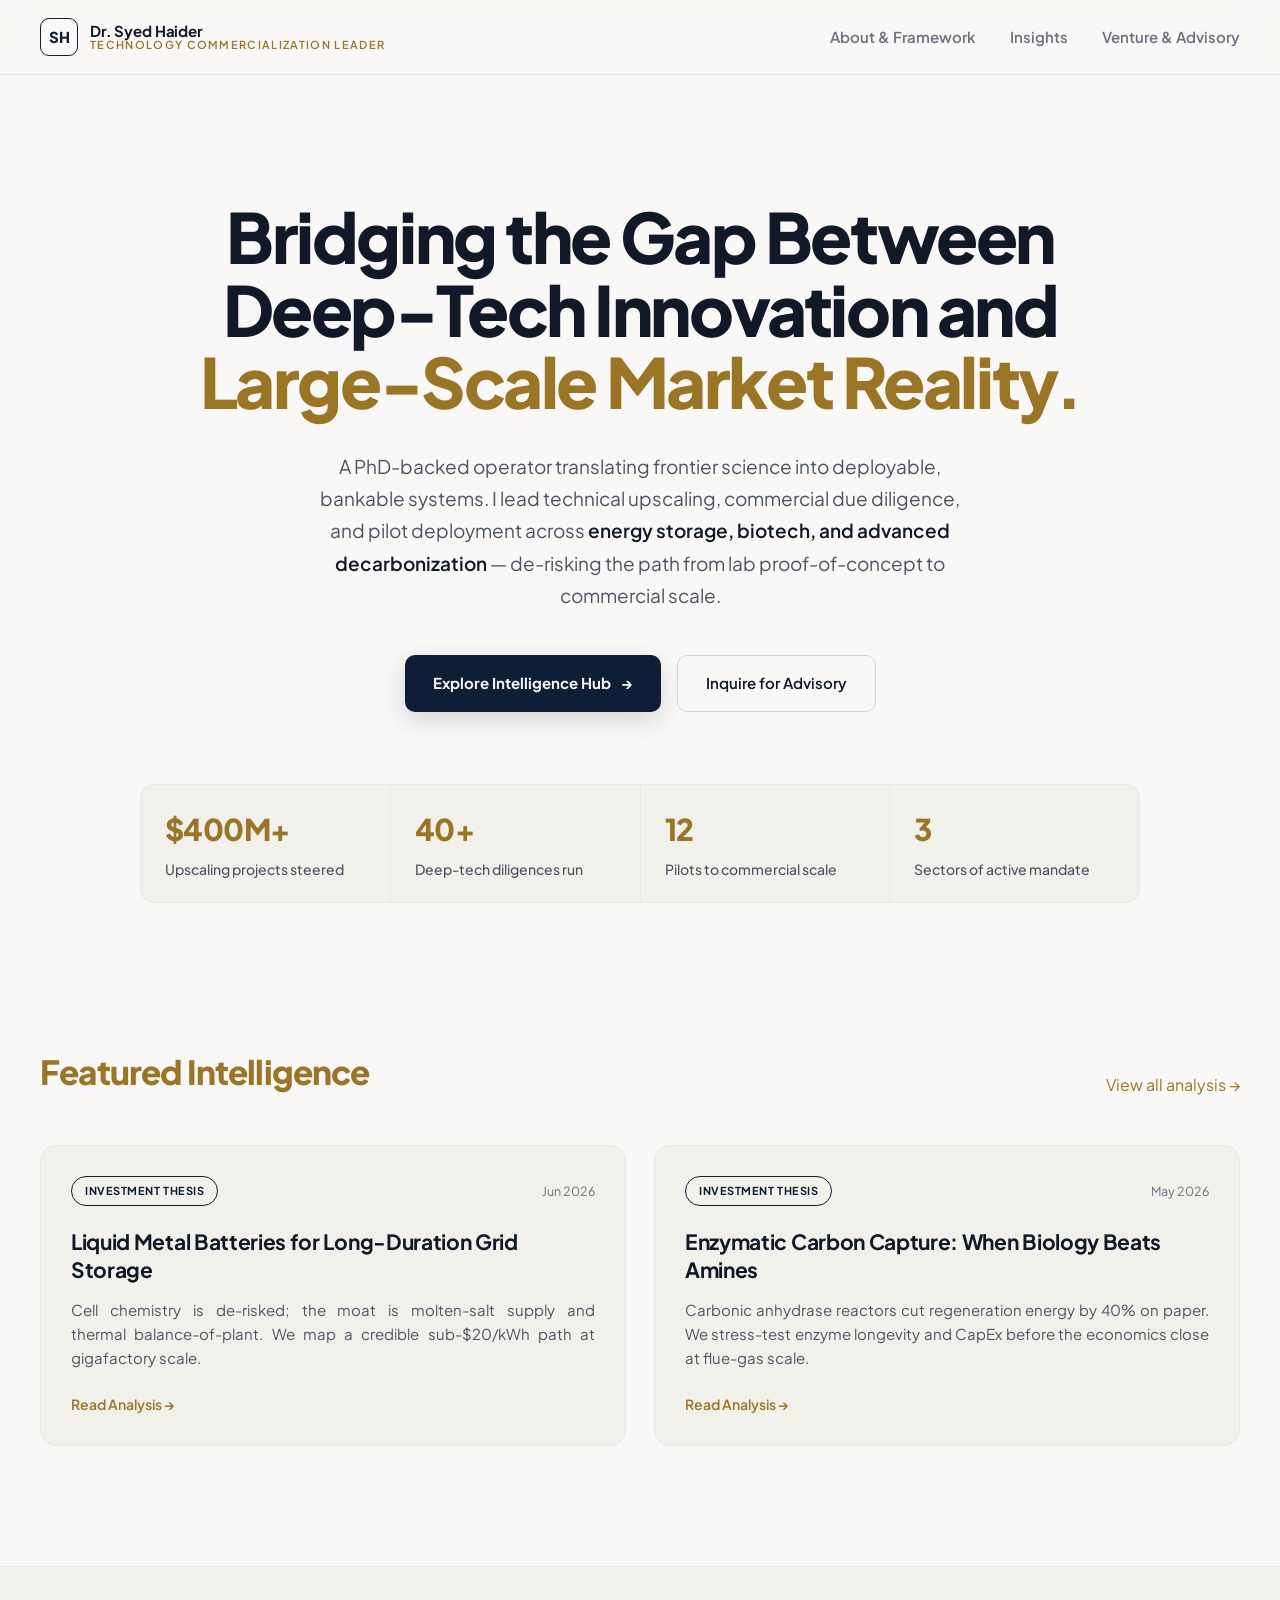
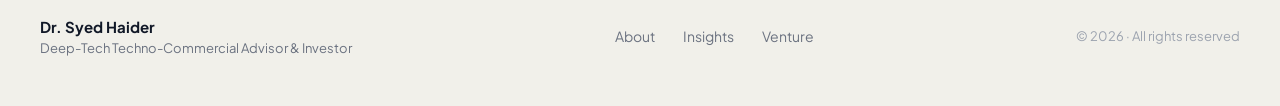
<file: index.html>
<!DOCTYPE html>
<html lang="en">
<head>
  <meta charset="UTF-8">
  <meta name="viewport" content="width=device-width, initial-scale=1.0">
  <title>Dr. Syed Haider · Technology Commercialization Leader</title>
  <link rel="preconnect" href="https://fonts.googleapis.com">
  <link rel="preconnect" href="https://fonts.gstatic.com" crossorigin>
  <link href="https://fonts.googleapis.com/css2?family=Plus+Jakarta+Sans:wght@400;500;600;700;800&display=swap" rel="stylesheet">
  <link rel="stylesheet" href="assets/css/styles.css">
</head>
<body data-page="home">
  <!-- navbar injected by assets/site.js -->

  <!-- ============ HERO ============ -->
  <section class="section hero">
    <h1>Bridging the Gap Between Deep-Tech Innovation and <span class="accent">Large-Scale Market Reality.</span></h1>
    <p class="hero__lead">
      A PhD-backed operator translating frontier science into deployable, bankable systems. I lead technical upscaling,
      commercial due diligence, and pilot deployment across <b>energy storage, biotech, and advanced decarbonization</b>
      — de-risking the path from lab proof-of-concept to commercial scale.
    </p>
    <div class="hero__cta">
      <a class="btn btn--primary" href="insights.html">Explore Intelligence Hub <span>→</span></a>
      <a class="btn btn--ghost" href="venture.html">Inquire for Advisory</a>
    </div>

    <!-- key metrics -->
    <div class="stats">
      <div><div class="num">$400M+</div><div class="lbl">Upscaling projects steered</div></div>
      <div><div class="num">40+</div><div class="lbl">Deep-tech diligences run</div></div>
      <div><div class="num">12</div><div class="lbl">Pilots to commercial scale</div></div>
      <div><div class="num">3</div><div class="lbl">Sectors of active mandate</div></div>
    </div>
  </section>

  <!-- ============ FEATURED INTELLIGENCE ============ -->
  <section class="section wrap" style="padding-top:24px; padding-bottom:120px;">
    <div class="feature-head">
      <div class="title">Featured Intelligence</div>
      <a href="insights.html">View all analysis →</a>
    </div>
    <div class="grid-2" id="featured"><!-- populated from articles.json --></div>
  </section>

  <!-- footer injected by assets/site.js -->
  <script src="assets/js/site.js"></script>
  <script src="assets/js/articles-index.js"></script>
  <script>
    /* Home shows the two most recent theses from window.ARTICLE_INDEX. */
    document.addEventListener('DOMContentLoaded', () => {
      const el = document.getElementById('featured');
      const fmt = (iso) => new Date(iso + 'T00:00:00').toLocaleDateString('en-US', { month: 'short', year: 'numeric' });
      const posts = (window.ARTICLE_INDEX || [])
        .filter(a => a.category === 'thesis')
        .sort((a, b) => b.date.localeCompare(a.date))
        .slice(0, 2);
      el.innerHTML = posts.map(a => `
        <a class="card article" href="articles/${a.slug}.html" style="padding:30px;">
          <div class="article__meta">
            <span class="pill pill--thesis">${a.tag}</span>
            <span class="article__date">${fmt(a.date)}</span>
          </div>
          <h3 class="article__title" style="font-size:21px;">${a.title}</h3>
          <p class="article__summary justify" style="font-size:15px;">${a.summary}</p>
          <span class="article__more">Read Analysis →</span>
        </a>`).join('');
    });
  </script>
</body>
</html>
</file>
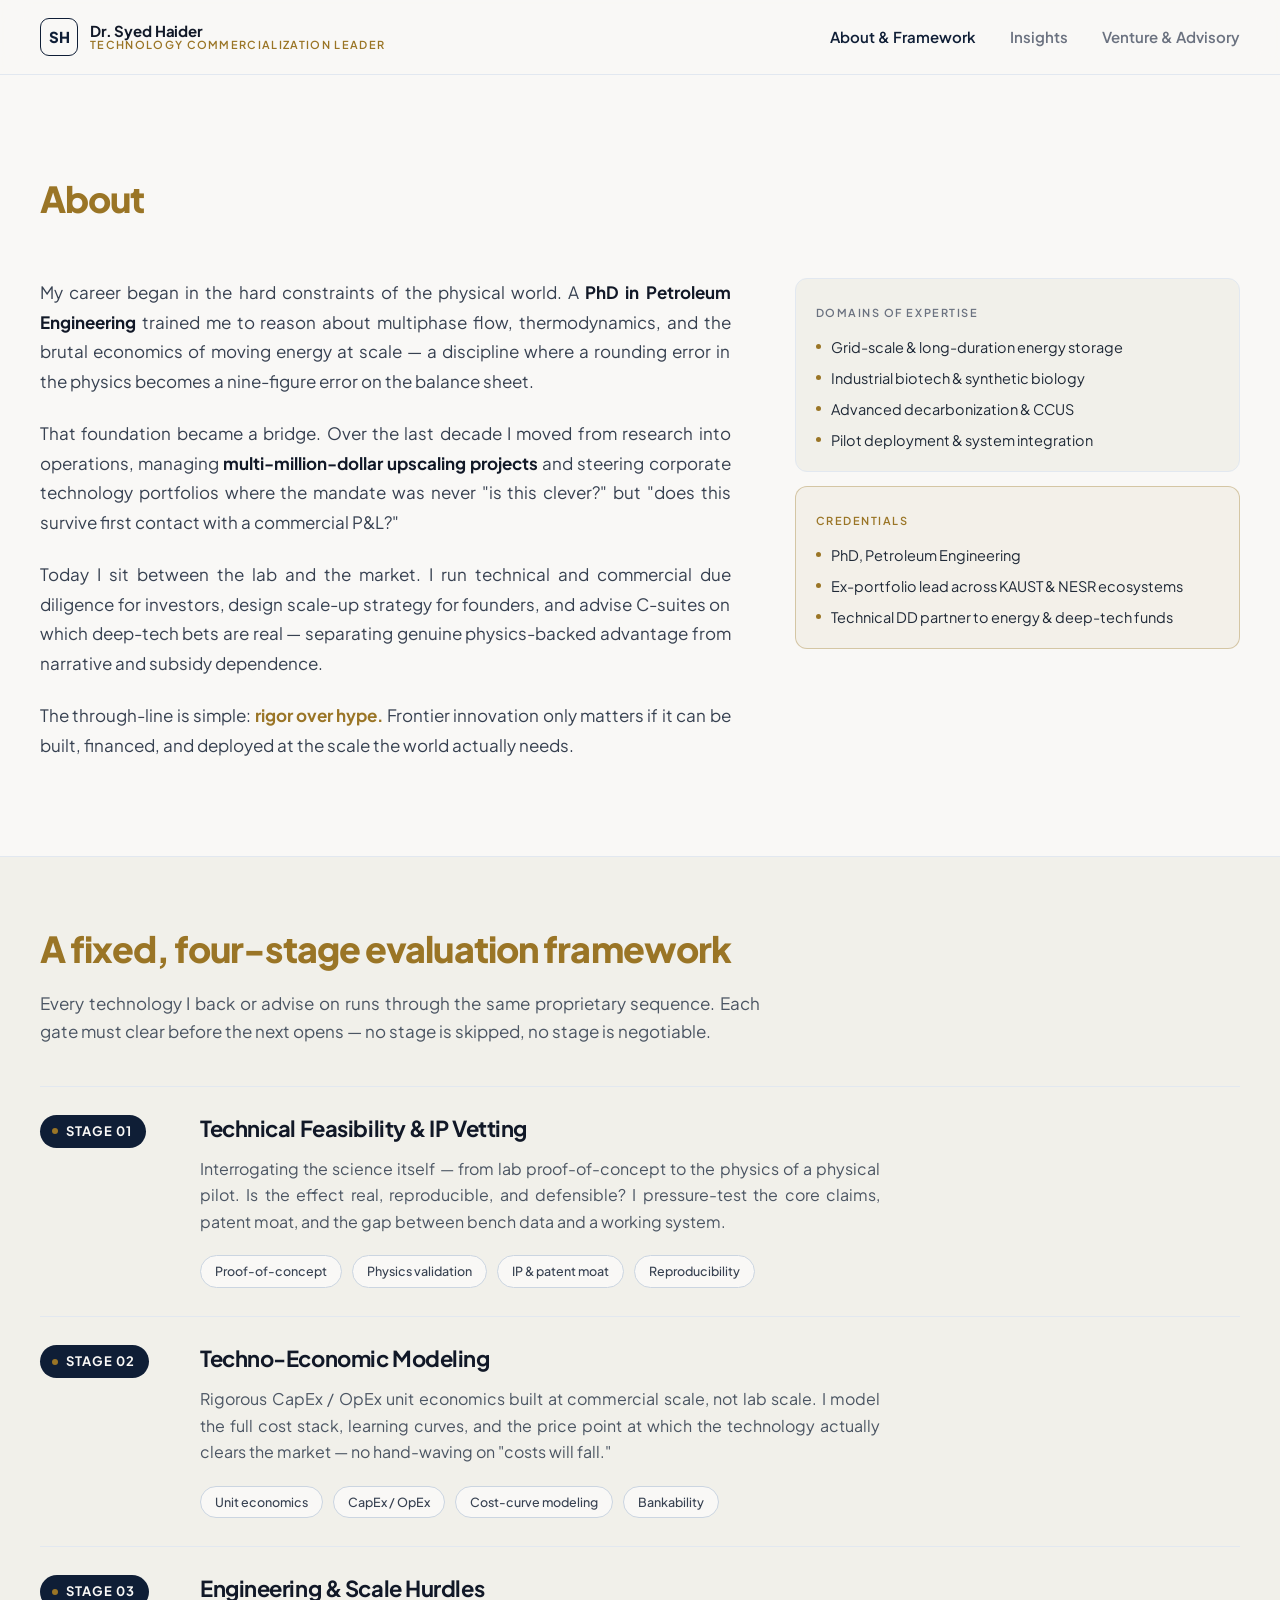
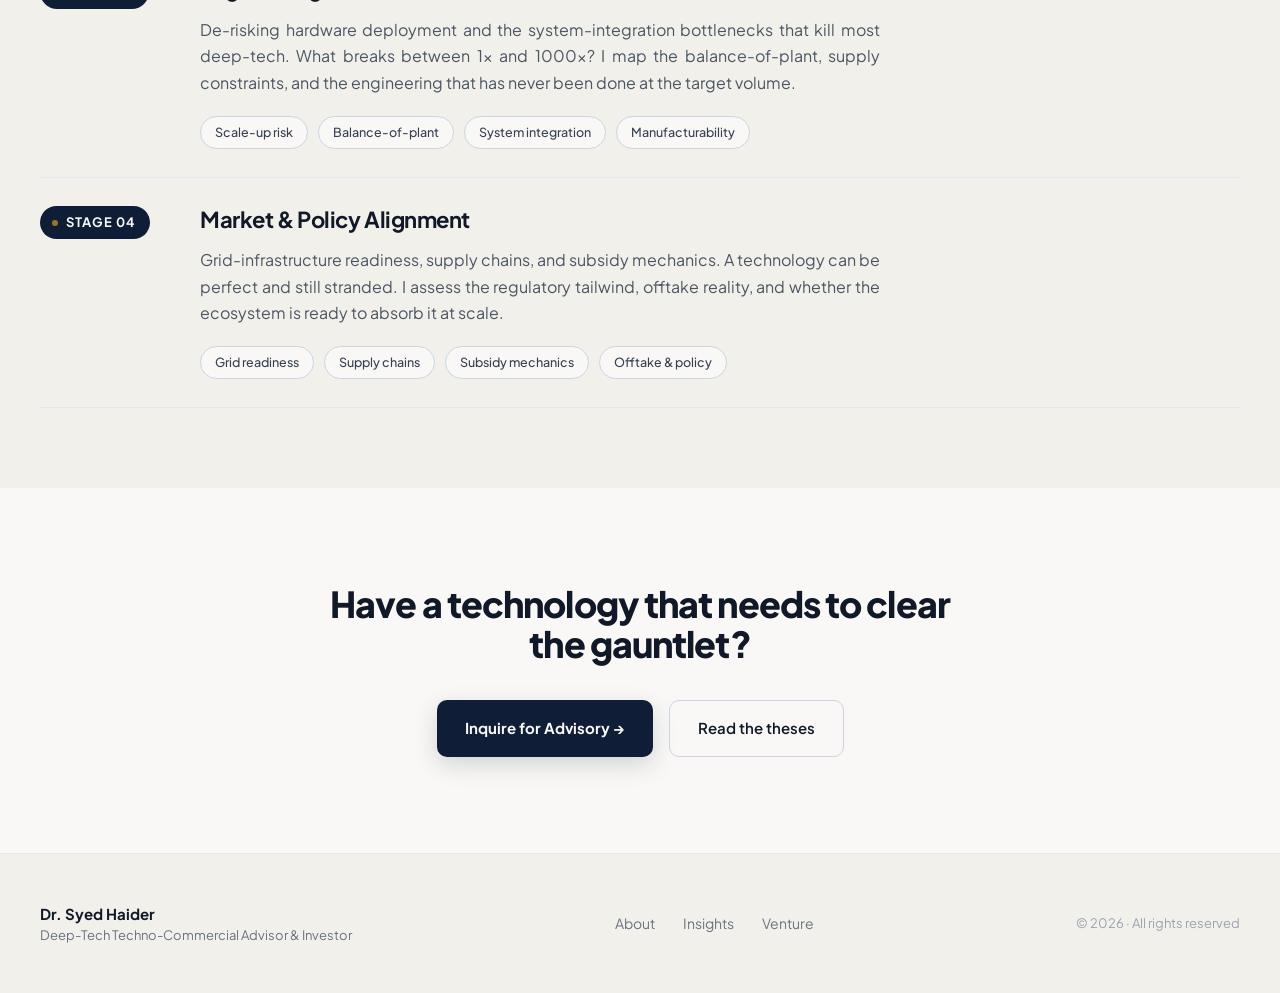
<file: about.html>
<!DOCTYPE html>
<html lang="en">
<head>
  <meta charset="UTF-8">
  <meta name="viewport" content="width=device-width, initial-scale=1.0">
  <title>About &amp; Framework · Dr. Syed Haider</title>
  <link rel="preconnect" href="https://fonts.googleapis.com">
  <link rel="preconnect" href="https://fonts.gstatic.com" crossorigin>
  <link href="https://fonts.googleapis.com/css2?family=Plus+Jakarta+Sans:wght@400;500;600;700;800&display=swap" rel="stylesheet">
  <link rel="stylesheet" href="assets/css/styles.css">
</head>
<body data-page="about">

  <!-- ============ NARRATIVE / EXECUTIVE PROFILE ============ -->
  <section class="section wrap" style="padding:172px 40px 32px;">
    <span class="eyebrow" style="font-size:clamp(26px,2.8vw,38px); font-weight:800; letter-spacing:-0.025em; text-transform:none;">About</span>
  </section>

  <section class="section wrap two-col" style="padding:20px 40px 96px;">
    <div style="display:flex; flex-direction:column; gap:22px; font-size:17px; line-height:1.75; color:var(--ink-soft); text-align:justify; text-wrap:pretty;">
      <p>My career began in the hard constraints of the physical world. A <b style="color:var(--ink)">PhD in Petroleum Engineering</b> trained me to reason about multiphase flow, thermodynamics, and the brutal economics of moving energy at scale — a discipline where a rounding error in the physics becomes a nine-figure error on the balance sheet.</p>
      <p>That foundation became a bridge. Over the last decade I moved from research into operations, managing <b style="color:var(--ink)">multi-million-dollar upscaling projects</b> and steering corporate technology portfolios where the mandate was never "is this clever?" but "does this survive first contact with a commercial P&amp;L?"</p>
      <p>Today I sit between the lab and the market. I run technical and commercial due diligence for investors, design scale-up strategy for founders, and advise C-suites on which deep-tech bets are real — separating genuine physics-backed advantage from narrative and subsidy dependence.</p>
      <p>The through-line is simple: <b style="color:var(--gold)">rigor over hype.</b> Frontier innovation only matters if it can be built, financed, and deployed at the scale the world actually needs.</p>
    </div>

    <aside style="display:flex; flex-direction:column; gap:14px;">
      <div class="panel">
        <span class="panel__label">Domains of expertise</span>
        <div class="bullets">
          <div class="row"><span class="dot"></span><span>Grid-scale &amp; long-duration energy storage</span></div>
          <div class="row"><span class="dot"></span><span>Industrial biotech &amp; synthetic biology</span></div>
          <div class="row"><span class="dot"></span><span>Advanced decarbonization &amp; CCUS</span></div>
          <div class="row"><span class="dot"></span><span>Pilot deployment &amp; system integration</span></div>
        </div>
      </div>
      <div class="panel panel--accent">
        <span class="panel__label">Credentials</span>
        <div class="bullets">
          <div class="row"><span class="dot"></span><span>PhD, Petroleum Engineering</span></div>
          <div class="row"><span class="dot"></span><span>Ex-portfolio lead across KAUST &amp; NESR ecosystems</span></div>
          <div class="row"><span class="dot"></span><span>Technical DD partner to energy &amp; deep-tech funds</span></div>
        </div>
      </div>
    </aside>
  </section>

  <!-- ============ THE EVALUATION FRAMEWORK ============ -->
  <section class="section" style="border-top:1px solid var(--border); background:var(--surface);">
    <div class="wrap" style="padding:72px 40px 80px;">
      <div style="max-width:720px;">
        <h2 class="h2" style="color:var(--gold)">A fixed, four-stage evaluation framework</h2>
        <p class="justify" style="margin-top:20px; font-size:17px; line-height:1.65; color:var(--muted);">Every technology I back or advise on runs through the same proprietary sequence. Each gate must clear before the next opens — no stage is skipped, no stage is negotiable.</p>
      </div>

      <div style="margin-top:40px; display:flex; flex-direction:column;" id="stages"></div>
      <div style="border-top:1px solid var(--border);"></div>
    </div>
  </section>

  <!-- ============ CTA ============ -->
  <section class="section wrap" style="padding:96px 40px; text-align:center;">
    <h2 class="h2" style="max-width:640px; margin:0 auto;">Have a technology that needs to clear the gauntlet?</h2>
    <div style="display:flex; justify-content:center; gap:16px; margin-top:36px; flex-wrap:wrap;">
      <a class="btn btn--primary" href="venture.html">Inquire for Advisory →</a>
      <a class="btn btn--ghost" href="insights.html">Read the theses</a>
    </div>
  </section>

  <script src="assets/js/site.js"></script>
  <script>
    /* Framework stages — edit this array to change the framework. */
    const STAGES = [
      { num: '01', title: 'Technical Feasibility & IP Vetting',
        desc: 'Interrogating the science itself — from lab proof-of-concept to the physics of a physical pilot. Is the effect real, reproducible, and defensible? I pressure-test the core claims, patent moat, and the gap between bench data and a working system.',
        tags: ['Proof-of-concept','Physics validation','IP & patent moat','Reproducibility'] },
      { num: '02', title: 'Techno-Economic Modeling',
        desc: 'Rigorous CapEx / OpEx unit economics built at commercial scale, not lab scale. I model the full cost stack, learning curves, and the price point at which the technology actually clears the market — no hand-waving on "costs will fall."',
        tags: ['Unit economics','CapEx / OpEx','Cost-curve modeling','Bankability'] },
      { num: '03', title: 'Engineering & Scale Hurdles',
        desc: 'De-risking hardware deployment and the system-integration bottlenecks that kill most deep-tech. What breaks between 1x and 1000x? I map the balance-of-plant, supply constraints, and the engineering that has never been done at the target volume.',
        tags: ['Scale-up risk','Balance-of-plant','System integration','Manufacturability'] },
      { num: '04', title: 'Market & Policy Alignment',
        desc: 'Grid-infrastructure readiness, supply chains, and subsidy mechanics. A technology can be perfect and still stranded. I assess the regulatory tailwind, offtake reality, and whether the ecosystem is ready to absorb it at scale.',
        tags: ['Grid readiness','Supply chains','Subsidy mechanics','Offtake & policy'] },
    ];
    document.addEventListener('DOMContentLoaded', () => {
      document.getElementById('stages').innerHTML = STAGES.map(s => `
        <div class="stage">
          <div><span class="stage__badge"><span class="dot"></span>Stage ${s.num}</span></div>
          <div>
            <h3>${s.title}</h3>
            <p class="justify">${s.desc}</p>
            <div class="chips">${s.tags.map(t => `<span class="chip">${t}</span>`).join('')}</div>
          </div>
        </div>`).join('');
    });
  </script>
</body>
</html>
</file>
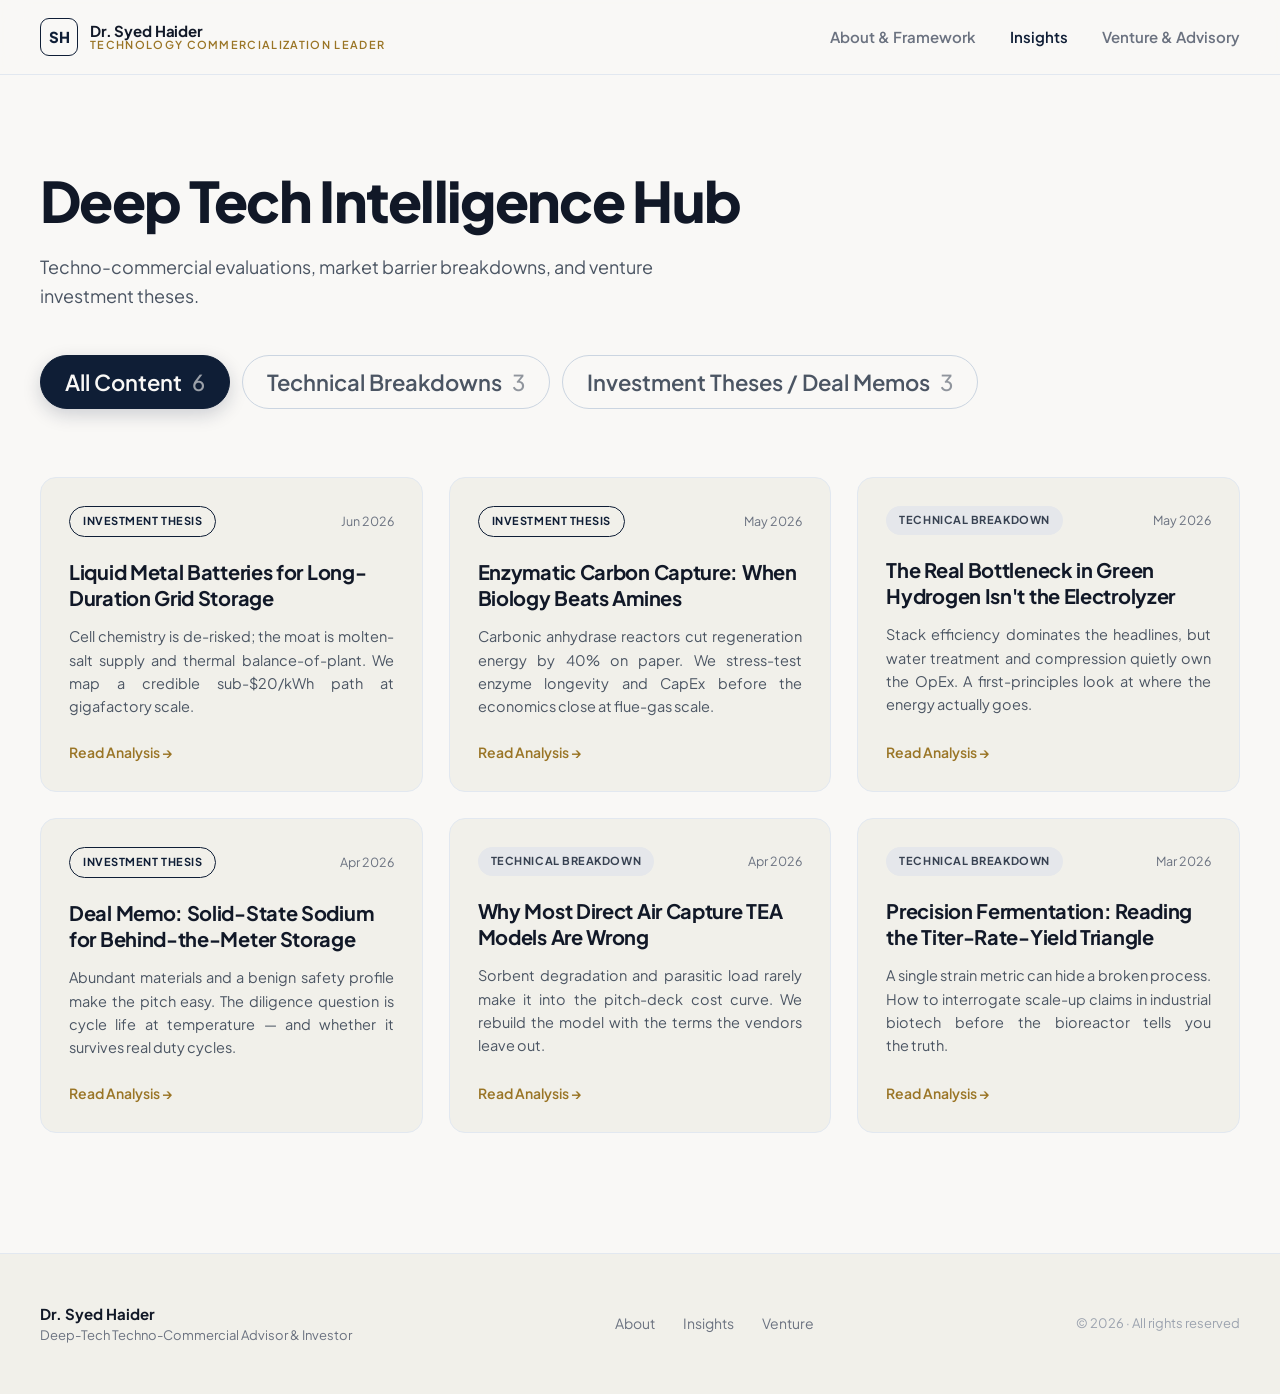
<file: insights.html>
<!DOCTYPE html>
<html lang="en">
<head>
  <meta charset="UTF-8">
  <meta name="viewport" content="width=device-width, initial-scale=1.0">
  <title>Deep Tech Intelligence Hub · Dr. Syed Haider</title>
  <link rel="preconnect" href="https://fonts.googleapis.com">
  <link rel="preconnect" href="https://fonts.gstatic.com" crossorigin>
  <link href="https://fonts.googleapis.com/css2?family=Plus+Jakarta+Sans:wght@400;500;600;700;800&display=swap" rel="stylesheet">
  <link rel="stylesheet" href="assets/css/styles.css">
</head>
<body data-page="insights">

  <!-- ============ HEADER ============ -->
  <section class="section wrap" style="padding:172px 40px 44px;">
    <h1 style="font-size:clamp(38px,4.4vw,56px); font-weight:800; line-height:1.03; letter-spacing:-0.03em; color:var(--ink);">Deep Tech Intelligence Hub</h1>
    <p class="lead" style="margin-top:22px; max-width:620px;">Techno-commercial evaluations, market barrier breakdowns, and venture investment theses.</p>

    <!-- Filter pills (built by insights.js) -->
    <div class="filters" id="filters"></div>
  </section>

  <!-- ============ ARTICLE GRID ============ -->
  <section class="section wrap" style="padding:24px 40px 120px;">
    <div class="grid-3" id="grid"></div>
  </section>

  <script src="assets/js/site.js"></script>
  <script src="assets/js/articles-index.js"></script>
  <script src="assets/js/insights.js"></script>
</body>
</html>
</file>
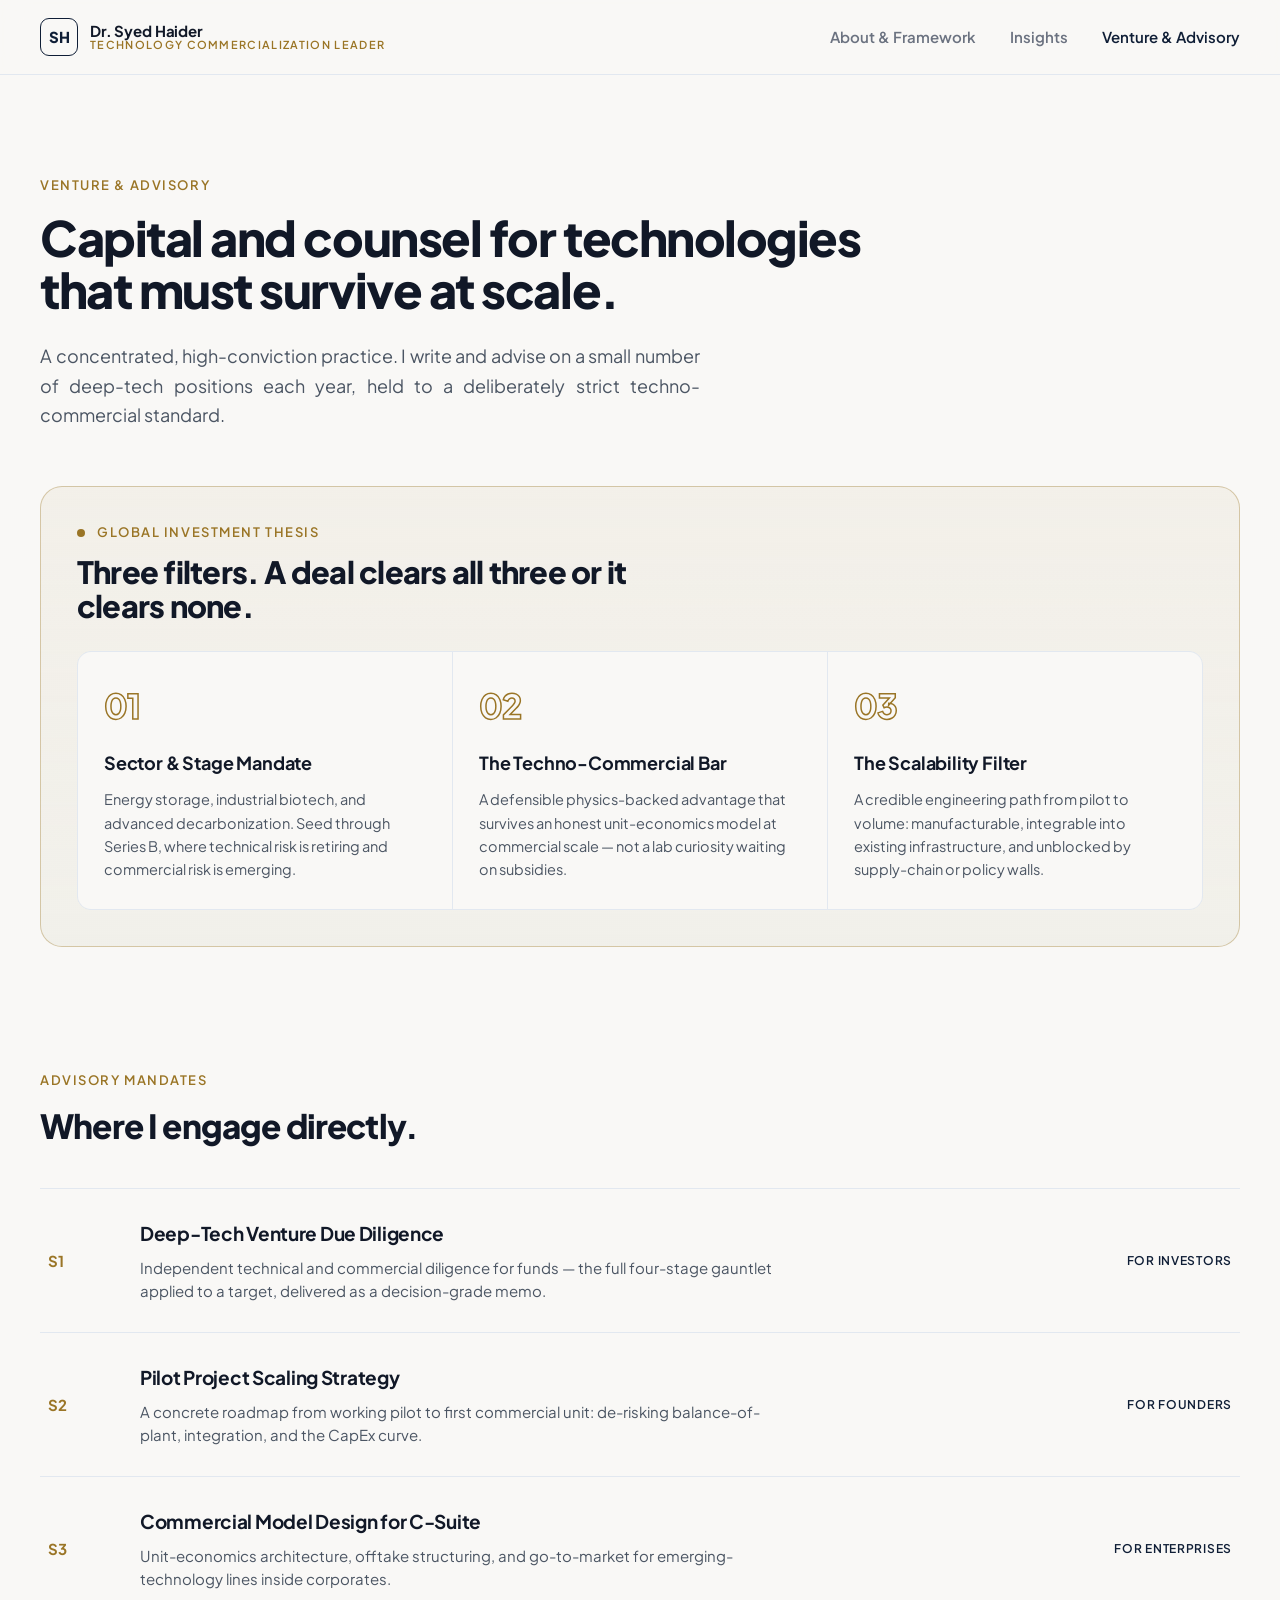
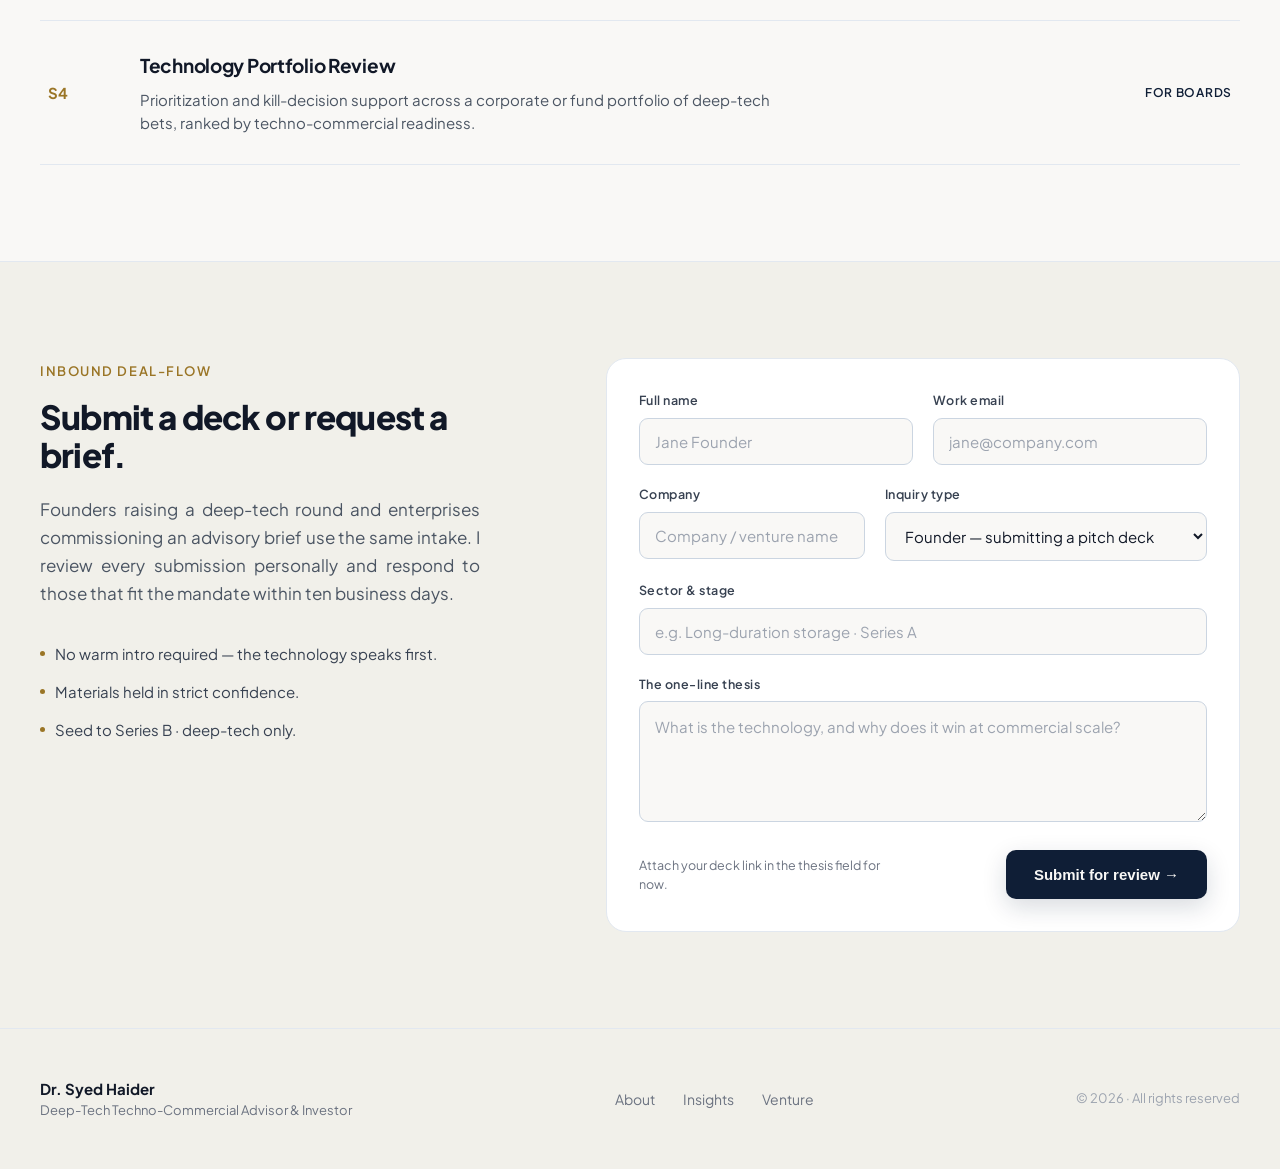
<file: venture.html>
<!DOCTYPE html>
<html lang="en">
<head>
  <meta charset="UTF-8">
  <meta name="viewport" content="width=device-width, initial-scale=1.0">
  <title>Venture &amp; Advisory · Dr. Syed Haider</title>
  <link rel="preconnect" href="https://fonts.googleapis.com">
  <link rel="preconnect" href="https://fonts.gstatic.com" crossorigin>
  <link href="https://fonts.googleapis.com/css2?family=Plus+Jakarta+Sans:wght@400;500;600;700;800&display=swap" rel="stylesheet">
  <link rel="stylesheet" href="assets/css/styles.css">
</head>
<body data-page="venture">

  <!-- ============ HEADER ============ -->
  <section class="section wrap" style="padding:172px 40px 56px;">
    <span class="eyebrow">Venture &amp; Advisory</span>
    <h1 style="margin-top:16px; max-width:860px; font-size:clamp(34px,3.8vw,52px); font-weight:800; line-height:1.06; letter-spacing:-0.03em; color:var(--ink);">Capital and counsel for technologies that must survive at scale.</h1>
    <p class="lead justify" style="margin-top:26px; max-width:660px;">A concentrated, high-conviction practice. I write and advise on a small number of deep-tech positions each year, held to a deliberately strict techno-commercial standard.</p>
  </section>

  <!-- ============ GLOBAL INVESTMENT THESIS ============ -->
  <section class="section wrap" style="padding:0 40px 40px;">
    <div class="thesis-box">
      <div style="display:flex; align-items:center; gap:12px; margin-bottom:12px;">
        <span style="width:8px; height:8px; border-radius:50%; background:var(--gold);"></span>
        <span class="eyebrow" style="white-space:nowrap;">Global Investment Thesis</span>
      </div>
      <h2 class="h2" style="font-size:clamp(23px,2.4vw,31px); max-width:640px;">Three filters. A deal clears all three or it clears none.</h2>
      <div class="thesis-grid">
        <div><span class="num">01</span><h3>Sector &amp; Stage Mandate</h3><p>Energy storage, industrial biotech, and advanced decarbonization. Seed through Series B, where technical risk is retiring and commercial risk is emerging.</p></div>
        <div><span class="num">02</span><h3>The Techno-Commercial Bar</h3><p>A defensible physics-backed advantage that survives an honest unit-economics model at commercial scale — not a lab curiosity waiting on subsidies.</p></div>
        <div><span class="num">03</span><h3>The Scalability Filter</h3><p>A credible engineering path from pilot to volume: manufacturable, integrable into existing infrastructure, and unblocked by supply-chain or policy walls.</p></div>
      </div>
    </div>
  </section>

  <!-- ============ ADVISORY MENU ============ -->
  <section class="section wrap" style="padding:80px 40px 40px;">
    <div style="max-width:640px; margin-bottom:44px;">
      <span class="eyebrow">Advisory Mandates</span>
      <h2 class="h2" style="margin-top:16px; font-size:clamp(24px,2.6vw,34px);">Where I engage directly.</h2>
    </div>
    <div style="display:flex; flex-direction:column;">
      <div class="svc"><span class="no">S1</span><div><h3>Deep-Tech Venture Due Diligence</h3><p>Independent technical and commercial diligence for funds — the full four-stage gauntlet applied to a target, delivered as a decision-grade memo.</p></div><span class="who">For Investors</span></div>
      <div class="svc"><span class="no">S2</span><div><h3>Pilot Project Scaling Strategy</h3><p>A concrete roadmap from working pilot to first commercial unit: de-risking balance-of-plant, integration, and the CapEx curve.</p></div><span class="who">For Founders</span></div>
      <div class="svc"><span class="no">S3</span><div><h3>Commercial Model Design for C-Suite</h3><p>Unit-economics architecture, offtake structuring, and go-to-market for emerging-technology lines inside corporates.</p></div><span class="who">For Enterprises</span></div>
      <div class="svc"><span class="no">S4</span><div><h3>Technology Portfolio Review</h3><p>Prioritization and kill-decision support across a corporate or fund portfolio of deep-tech bets, ranked by techno-commercial readiness.</p></div><span class="who">For Boards</span></div>
      <div style="border-top:1px solid var(--border);"></div>
    </div>
  </section>

  <!-- ============ INBOUND DEAL-FLOW FORM ============ -->
  <section class="section" style="border-top:1px solid var(--border); background:var(--surface); margin-top:56px;">
    <div class="wrap two-col" style="padding:96px 40px; grid-template-columns:1fr 1.15fr; gap:72px;">
      <div>
        <span class="eyebrow">Inbound Deal-Flow</span>
        <h2 class="h2" style="margin-top:16px; font-size:clamp(26px,2.6vw,34px);">Submit a deck or request a brief.</h2>
        <p class="justify" style="margin-top:22px; font-size:17px; line-height:1.65; color:var(--muted); max-width:440px;">Founders raising a deep-tech round and enterprises commissioning an advisory brief use the same intake. I review every submission personally and respond to those that fit the mandate within ten business days.</p>
        <div class="bullets" style="margin-top:36px; gap:16px;">
          <div class="row"><span class="dot" style="margin-top:8px;"></span><span style="font-size:15px; color:var(--ink-soft);">No warm intro required — the technology speaks first.</span></div>
          <div class="row"><span class="dot" style="margin-top:8px;"></span><span style="font-size:15px; color:var(--ink-soft);">Materials held in strict confidence.</span></div>
          <div class="row"><span class="dot" style="margin-top:8px;"></span><span style="font-size:15px; color:var(--ink-soft);">Seed to Series B · deep-tech only.</span></div>
        </div>
      </div>

      <div id="form-slot">
        <form class="form" id="deal-form">
          <div class="row2">
            <label><span>Full name</span><input type="text" required placeholder="Jane Founder"></label>
            <label><span>Work email</span><input type="email" required placeholder="jane@company.com"></label>
          </div>
          <div class="row2" style="margin-top:20px;">
            <label><span>Company</span><input type="text" placeholder="Company / venture name"></label>
            <label><span>Inquiry type</span>
              <select>
                <option>Founder — submitting a pitch deck</option>
                <option>Enterprise — requesting advisory brief</option>
                <option>Co-investor — deal syndication</option>
                <option>Other</option>
              </select>
            </label>
          </div>
          <label><span>Sector &amp; stage</span><input type="text" placeholder="e.g. Long-duration storage · Series A"></label>
          <label><span>The one-line thesis</span><textarea rows="4" placeholder="What is the technology, and why does it win at commercial scale?"></textarea></label>
          <div class="form__foot">
            <span class="form__note">Attach your deck link in the thesis field for now.</span>
            <button type="submit" class="btn btn--primary">Submit for review →</button>
          </div>
        </form>
      </div>
    </div>
  </section>

  <script src="assets/js/site.js"></script>
  <script>
    document.addEventListener('DOMContentLoaded', () => {
      const form = document.getElementById('deal-form');
      form.addEventListener('submit', (e) => {
        e.preventDefault();
        document.getElementById('form-slot').innerHTML = `
          <div class="form-success">
            <div class="check">✓</div>
            <h3 style="margin-top:24px; font-size:24px; font-weight:700; color:var(--ink);">Submission received.</h3>
            <p style="margin-top:12px; font-size:15px; line-height:1.6; color:var(--muted);">Thank you. If your submission aligns with the current mandate, you'll hear back within ten business days.</p>
          </div>`;
      });
    });
  </script>
</body>
</html>
</file>
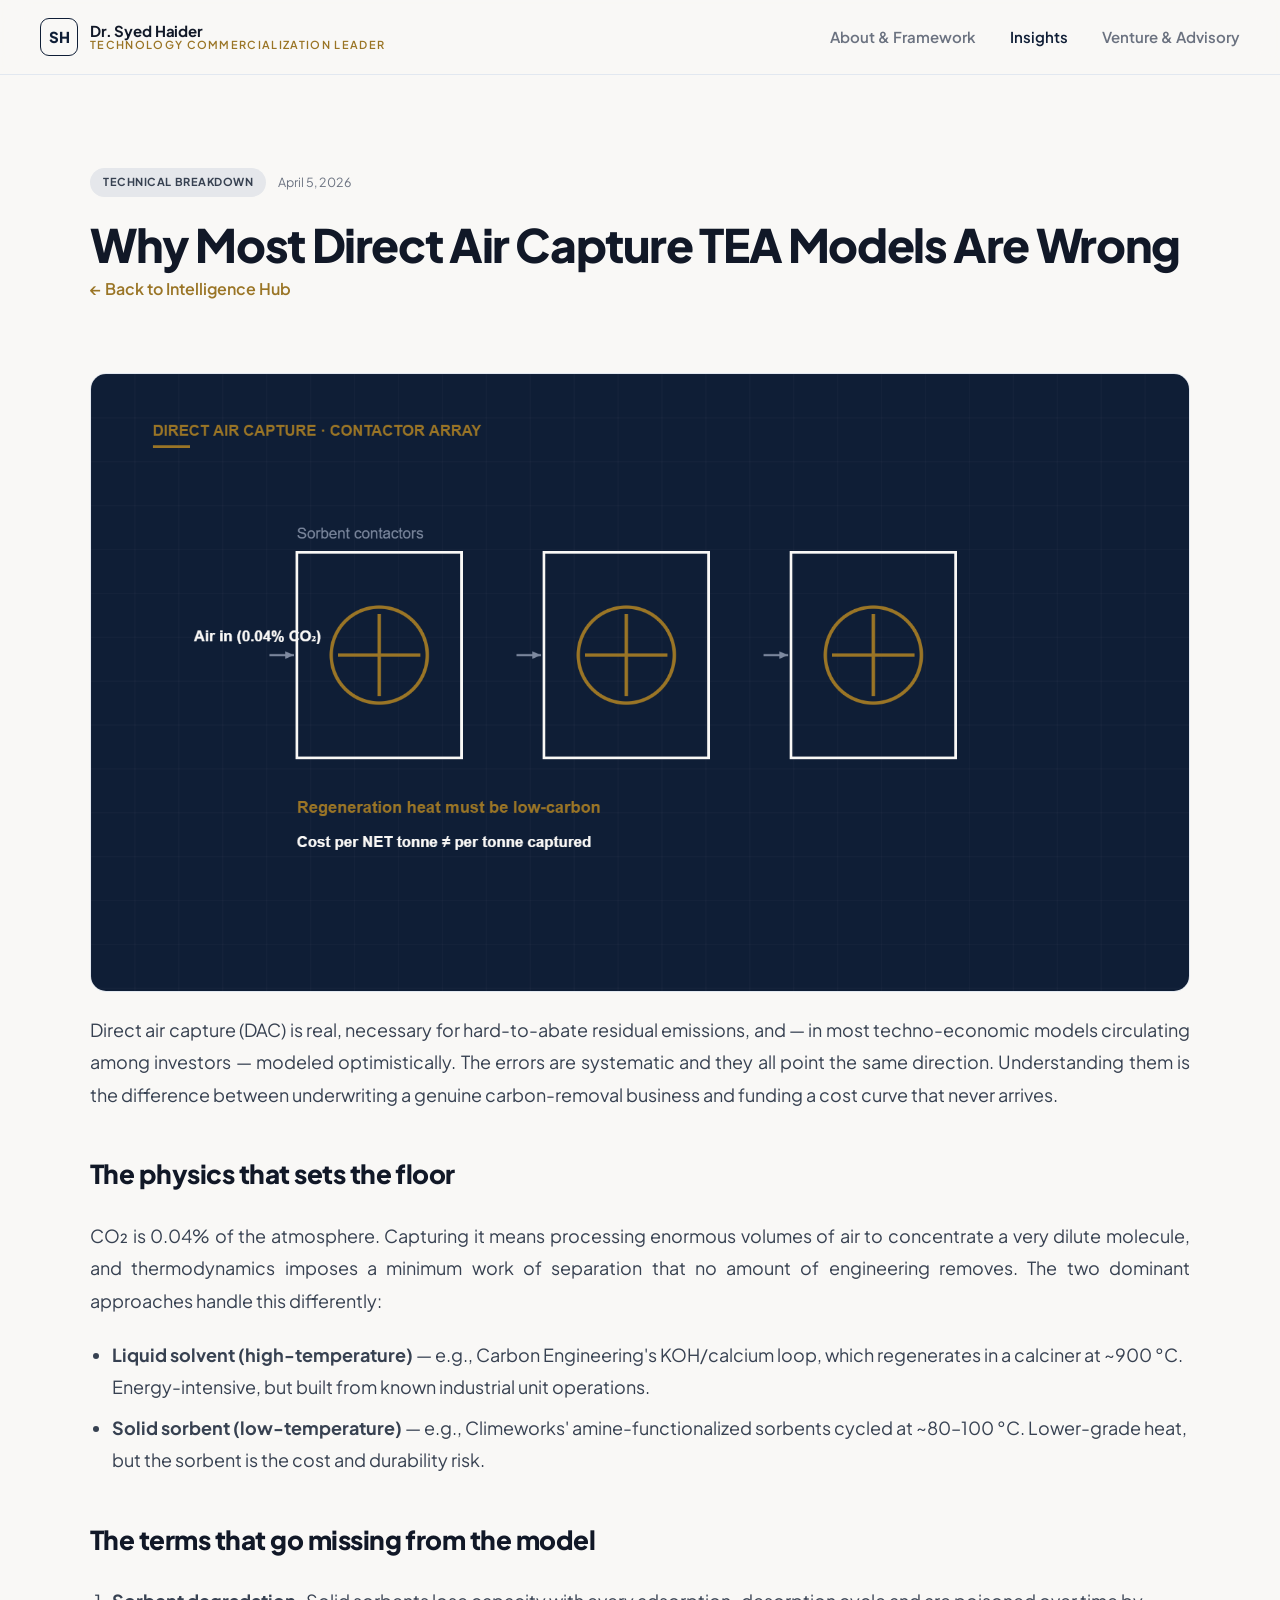
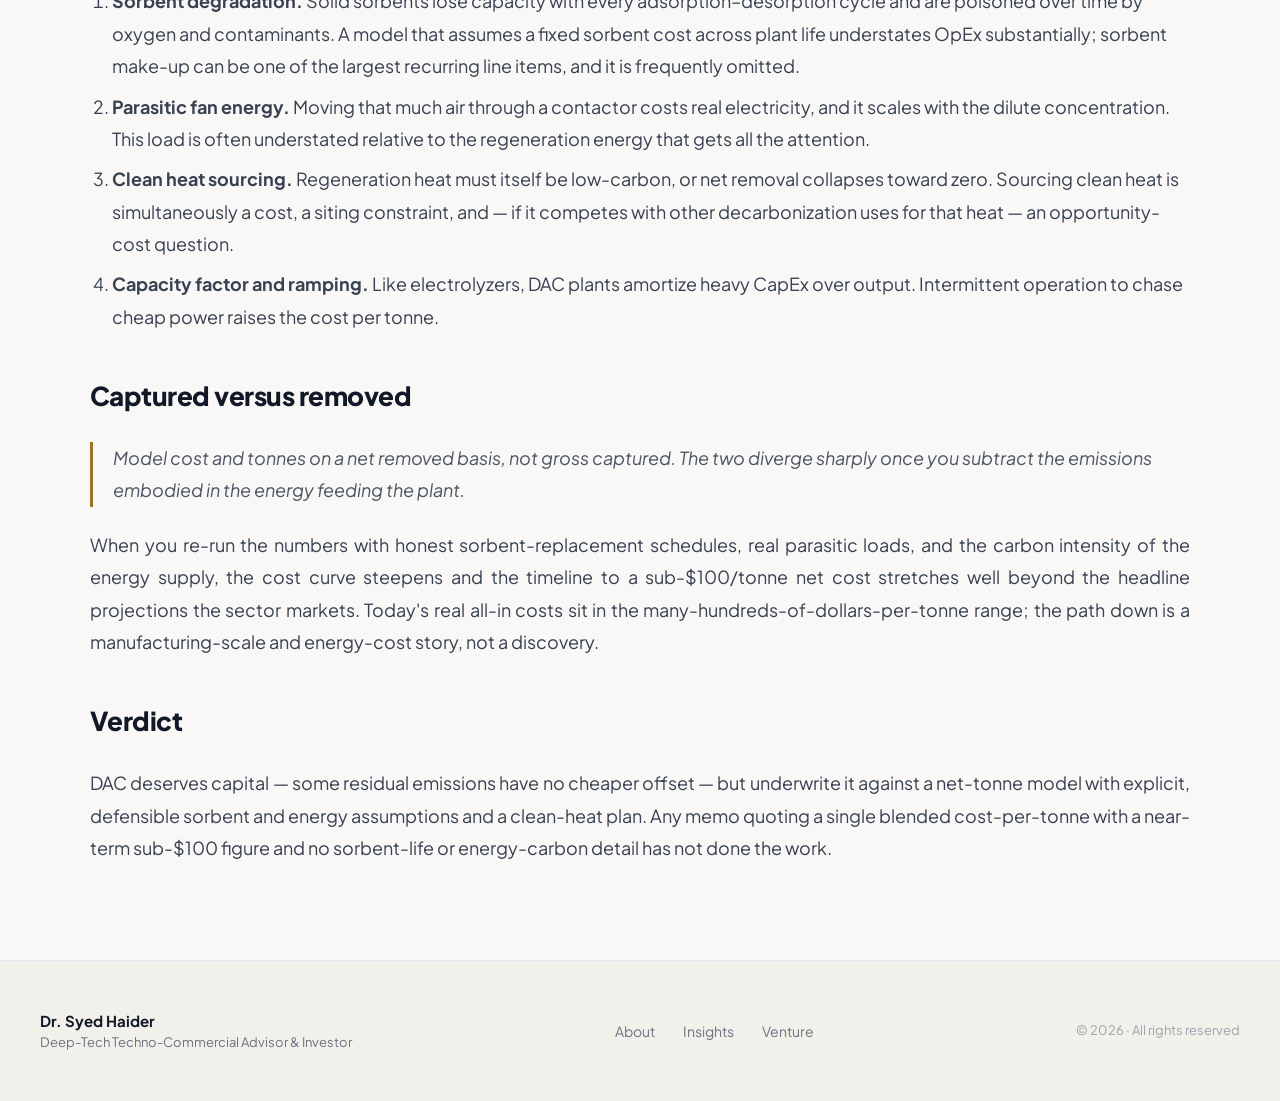
<file: articles/dac-tea-models.html>
<!DOCTYPE html>
<html lang="en">
<head>
  <meta charset="UTF-8">
  <meta name="viewport" content="width=device-width, initial-scale=1.0">
  <title>Why Most Direct Air Capture TEA Models Are Wrong · Dr. Syed Haider</title>
  <meta name="description" content="Sorbent degradation and parasitic load rarely make it into the pitch-deck cost curve. We rebuild the model with the terms the vendors leave out.">
  <link rel="preconnect" href="https://fonts.googleapis.com">
  <link rel="preconnect" href="https://fonts.gstatic.com" crossorigin>
  <link href="https://fonts.googleapis.com/css2?family=Plus+Jakarta+Sans:wght@400;500;600;700;800&display=swap" rel="stylesheet">
  <link rel="stylesheet" href="../assets/css/styles.css">
</head>
<body data-page="insights">
  <!-- navbar + footer injected by assets/js/site.js -->

  <!-- ============ ARTICLE HEADER ============ -->
  <article class="section">
    <header class="article-page">
      <div class="article-page__meta">
        <span class="pill pill--technical">Technical Breakdown</span>
        <span class="article__date">April 5, 2026</span>
      </div>
      <h1>Why Most Direct Air Capture TEA Models Are Wrong</h1>
      <a class="back-link" href="../insights.html">← Back to Intelligence Hub</a>
    </header>

    <!-- ============ ARTICLE BODY ============ -->
    <div class="prose">
      <img class="article-hero" src="../assets/images/dac-tea-models.png" alt="Why Most Direct Air Capture TEA Models Are Wrong">
<p>Direct air capture (DAC) is real, necessary for hard-to-abate residual emissions, and — in most techno-economic models circulating among investors — modeled optimistically. The errors are systematic and they all point the same direction. Understanding them is the difference between underwriting a genuine carbon-removal business and funding a cost curve that never arrives.</p>

<h2>The physics that sets the floor</h2>
<p>CO₂ is 0.04% of the atmosphere. Capturing it means processing enormous volumes of air to concentrate a very dilute molecule, and thermodynamics imposes a minimum work of separation that no amount of engineering removes. The two dominant approaches handle this differently:</p>
<ul>
  <li><strong>Liquid solvent (high-temperature)</strong> — e.g., Carbon Engineering's KOH/calcium loop, which regenerates in a calciner at ~900 °C. Energy-intensive, but built from known industrial unit operations.</li>
  <li><strong>Solid sorbent (low-temperature)</strong> — e.g., Climeworks' amine-functionalized sorbents cycled at ~80–100 °C. Lower-grade heat, but the sorbent is the cost and durability risk.</li>
</ul>

<h2>The terms that go missing from the model</h2>
<ol>
  <li><strong>Sorbent degradation.</strong> Solid sorbents lose capacity with every adsorption–desorption cycle and are poisoned over time by oxygen and contaminants. A model that assumes a fixed sorbent cost across plant life understates OpEx substantially; sorbent make-up can be one of the largest recurring line items, and it is frequently omitted.</li>
  <li><strong>Parasitic fan energy.</strong> Moving that much air through a contactor costs real electricity, and it scales with the dilute concentration. This load is often understated relative to the regeneration energy that gets all the attention.</li>
  <li><strong>Clean heat sourcing.</strong> Regeneration heat must itself be low-carbon, or net removal collapses toward zero. Sourcing clean heat is simultaneously a cost, a siting constraint, and — if it competes with other decarbonization uses for that heat — an opportunity-cost question.</li>
  <li><strong>Capacity factor and ramping.</strong> Like electrolyzers, DAC plants amortize heavy CapEx over output. Intermittent operation to chase cheap power raises the cost per tonne.</li>
</ol>

<h2>Captured versus removed</h2>
<blockquote>Model cost and tonnes on a <em>net removed</em> basis, not gross captured. The two diverge sharply once you subtract the emissions embodied in the energy feeding the plant.</blockquote>
<p>When you re-run the numbers with honest sorbent-replacement schedules, real parasitic loads, and the carbon intensity of the energy supply, the cost curve steepens and the timeline to a sub-$100/tonne net cost stretches well beyond the headline projections the sector markets. Today's real all-in costs sit in the many-hundreds-of-dollars-per-tonne range; the path down is a manufacturing-scale and energy-cost story, not a discovery.</p>

<h2>Verdict</h2>
<p>DAC deserves capital — some residual emissions have no cheaper offset — but underwrite it against a net-tonne model with explicit, defensible sorbent and energy assumptions and a clean-heat plan. Any memo quoting a single blended cost-per-tonne with a near-term sub-$100 figure and no sorbent-life or energy-carbon detail has not done the work.</p>
    </div>
  </article>

  <script src="../assets/js/site.js"></script>
</body>
</html>
</file>
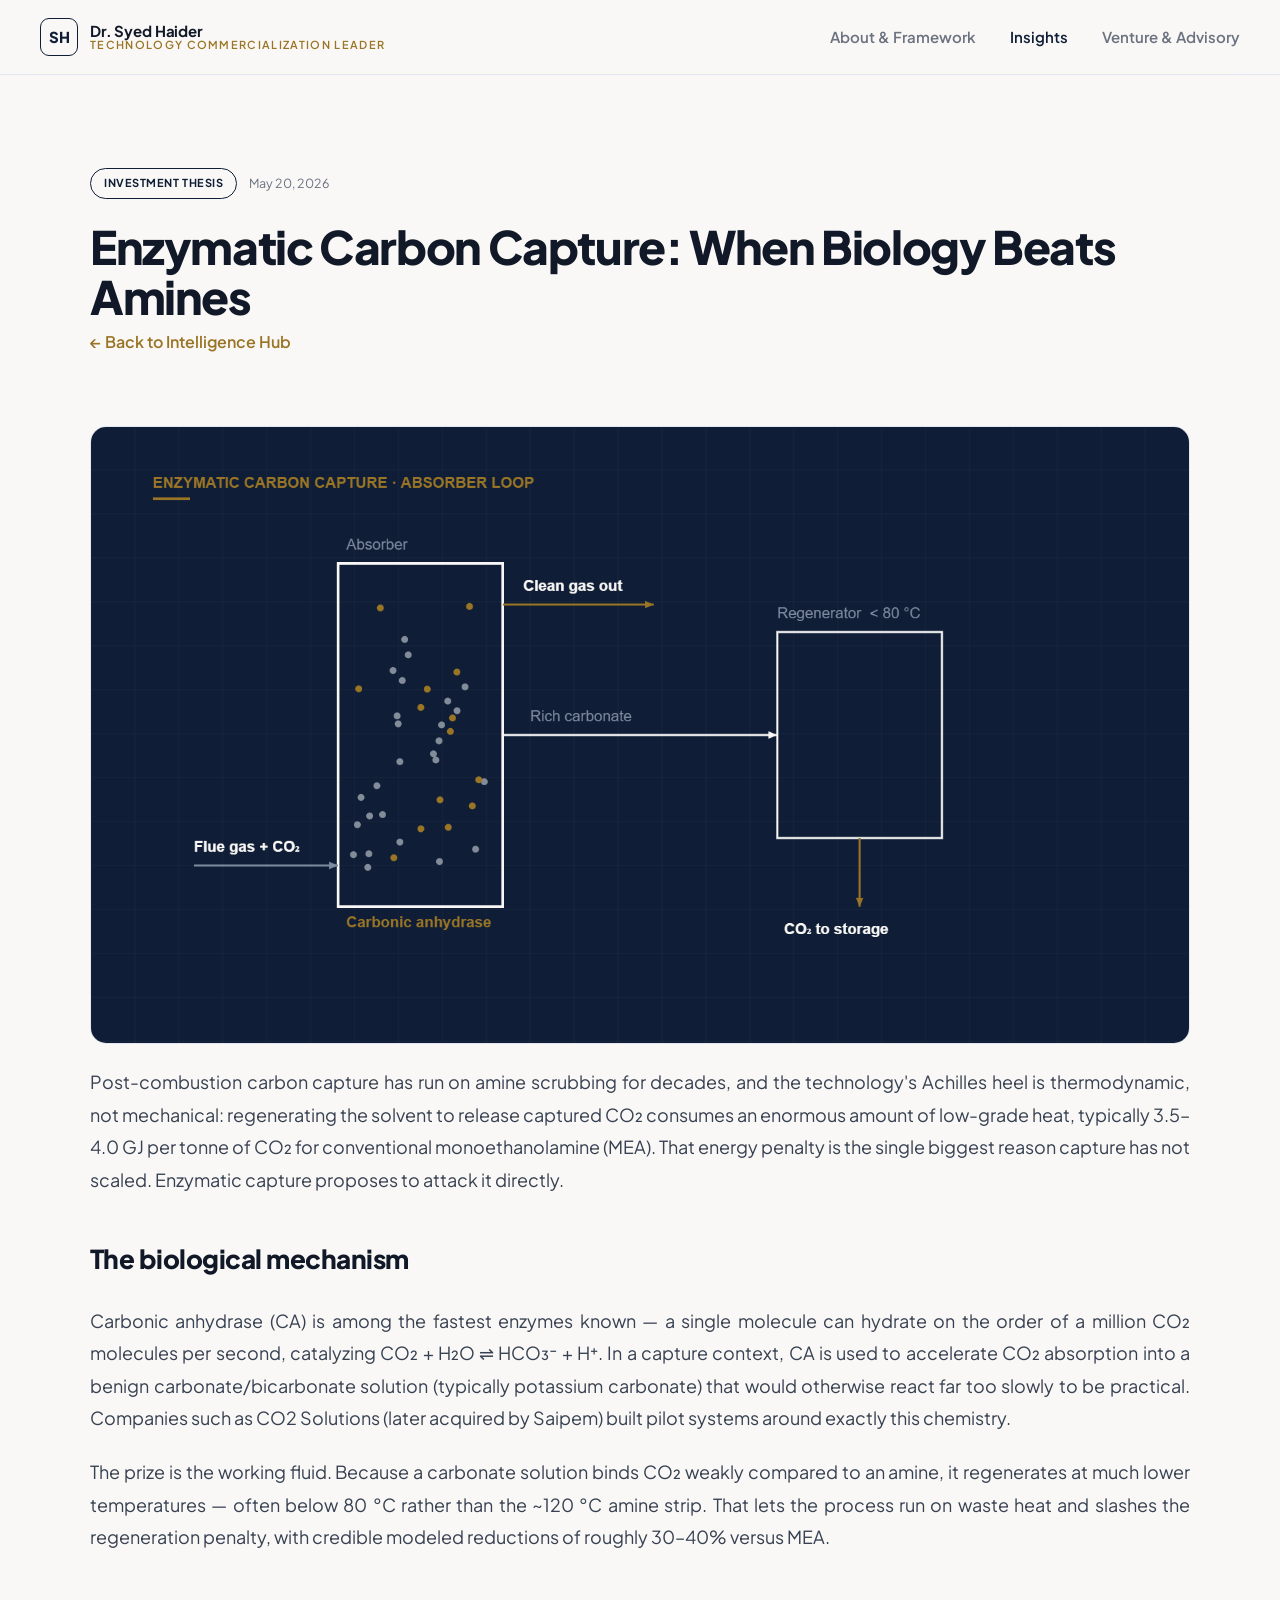
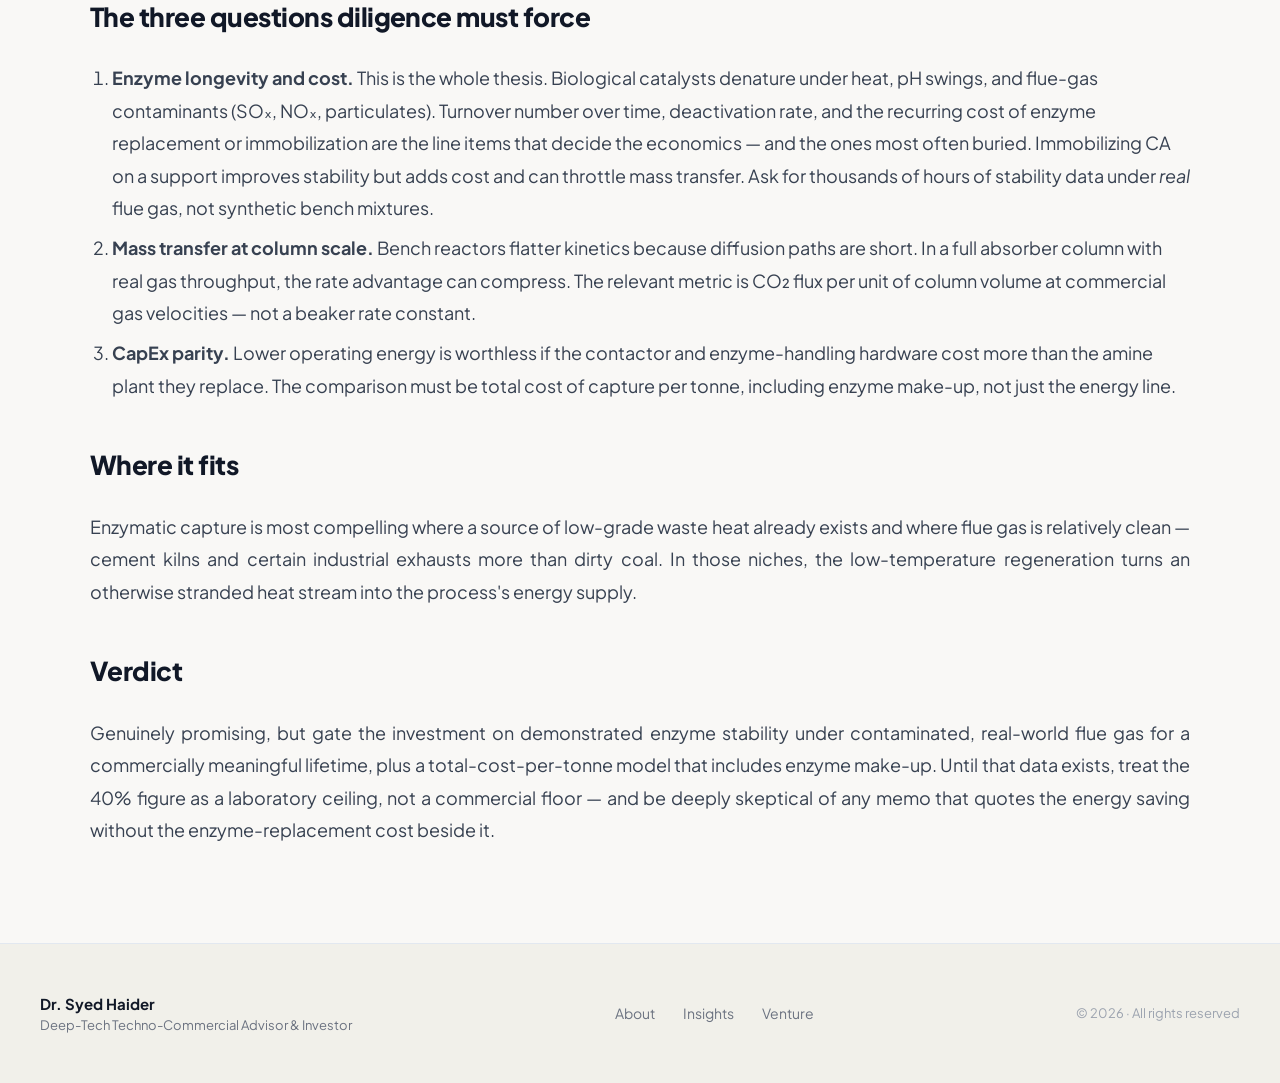
<file: articles/enzymatic-carbon-capture.html>
<!DOCTYPE html>
<html lang="en">
<head>
  <meta charset="UTF-8">
  <meta name="viewport" content="width=device-width, initial-scale=1.0">
  <title>Enzymatic Carbon Capture: When Biology Beats Amines · Dr. Syed Haider</title>
  <meta name="description" content="Carbonic anhydrase reactors cut regeneration energy by 40% on paper. We stress-test enzyme longevity and CapEx before the economics close at flue-gas scale.">
  <link rel="preconnect" href="https://fonts.googleapis.com">
  <link rel="preconnect" href="https://fonts.gstatic.com" crossorigin>
  <link href="https://fonts.googleapis.com/css2?family=Plus+Jakarta+Sans:wght@400;500;600;700;800&display=swap" rel="stylesheet">
  <link rel="stylesheet" href="../assets/css/styles.css">
</head>
<body data-page="insights">
  <!-- navbar + footer injected by assets/js/site.js -->

  <!-- ============ ARTICLE HEADER ============ -->
  <article class="section">
    <header class="article-page">
      <div class="article-page__meta">
        <span class="pill pill--thesis">Investment Thesis</span>
        <span class="article__date">May 20, 2026</span>
      </div>
      <h1>Enzymatic Carbon Capture: When Biology Beats Amines</h1>
      <a class="back-link" href="../insights.html">← Back to Intelligence Hub</a>
    </header>

    <!-- ============ ARTICLE BODY ============ -->
    <div class="prose">
      <img class="article-hero" src="../assets/images/enzymatic-carbon-capture.png" alt="Enzymatic Carbon Capture: When Biology Beats Amines">
<p>Post-combustion carbon capture has run on amine scrubbing for decades, and the technology's Achilles heel is thermodynamic, not mechanical: regenerating the solvent to release captured CO₂ consumes an enormous amount of low-grade heat, typically 3.5–4.0 GJ per tonne of CO₂ for conventional monoethanolamine (MEA). That energy penalty is the single biggest reason capture has not scaled. Enzymatic capture proposes to attack it directly.</p>

<h2>The biological mechanism</h2>
<p>Carbonic anhydrase (CA) is among the fastest enzymes known — a single molecule can hydrate on the order of a million CO₂ molecules per second, catalyzing CO₂ + H₂O ⇌ HCO₃⁻ + H⁺. In a capture context, CA is used to accelerate CO₂ absorption into a benign carbonate/bicarbonate solution (typically potassium carbonate) that would otherwise react far too slowly to be practical. Companies such as CO2 Solutions (later acquired by Saipem) built pilot systems around exactly this chemistry.</p>
<p>The prize is the working fluid. Because a carbonate solution binds CO₂ weakly compared to an amine, it regenerates at much lower temperatures — often below 80 °C rather than the ~120 °C amine strip. That lets the process run on waste heat and slashes the regeneration penalty, with credible modeled reductions of roughly 30–40% versus MEA.</p>

<h2>The three questions diligence must force</h2>
<ol>
  <li><strong>Enzyme longevity and cost.</strong> This is the whole thesis. Biological catalysts denature under heat, pH swings, and flue-gas contaminants (SOₓ, NOₓ, particulates). Turnover number over time, deactivation rate, and the recurring cost of enzyme replacement or immobilization are the line items that decide the economics — and the ones most often buried. Immobilizing CA on a support improves stability but adds cost and can throttle mass transfer. Ask for thousands of hours of stability data under <em>real</em> flue gas, not synthetic bench mixtures.</li>
  <li><strong>Mass transfer at column scale.</strong> Bench reactors flatter kinetics because diffusion paths are short. In a full absorber column with real gas throughput, the rate advantage can compress. The relevant metric is CO₂ flux per unit of column volume at commercial gas velocities — not a beaker rate constant.</li>
  <li><strong>CapEx parity.</strong> Lower operating energy is worthless if the contactor and enzyme-handling hardware cost more than the amine plant they replace. The comparison must be total cost of capture per tonne, including enzyme make-up, not just the energy line.</li>
</ol>

<h2>Where it fits</h2>
<p>Enzymatic capture is most compelling where a source of low-grade waste heat already exists and where flue gas is relatively clean — cement kilns and certain industrial exhausts more than dirty coal. In those niches, the low-temperature regeneration turns an otherwise stranded heat stream into the process's energy supply.</p>

<h2>Verdict</h2>
<p>Genuinely promising, but gate the investment on demonstrated enzyme stability under contaminated, real-world flue gas for a commercially meaningful lifetime, plus a total-cost-per-tonne model that includes enzyme make-up. Until that data exists, treat the 40% figure as a laboratory ceiling, not a commercial floor — and be deeply skeptical of any memo that quotes the energy saving without the enzyme-replacement cost beside it.</p>
    </div>
  </article>

  <script src="../assets/js/site.js"></script>
</body>
</html>
</file>
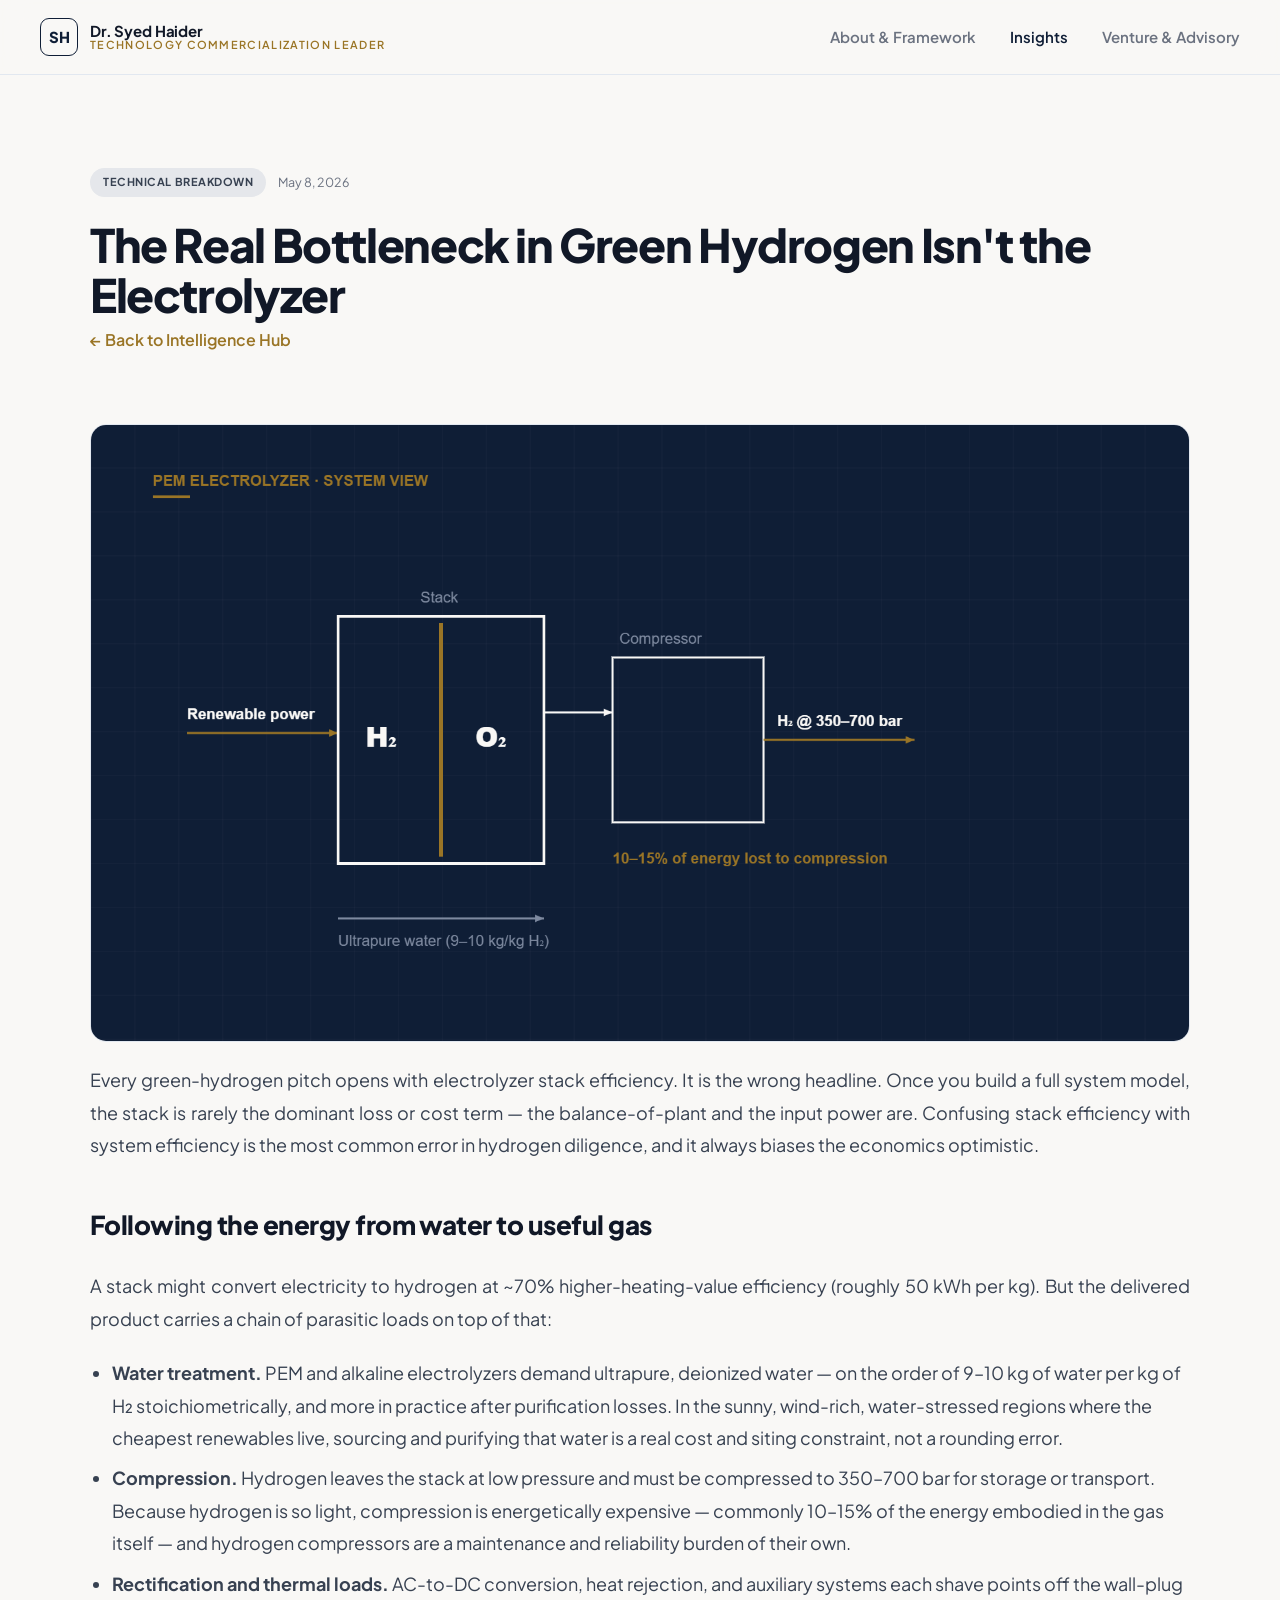
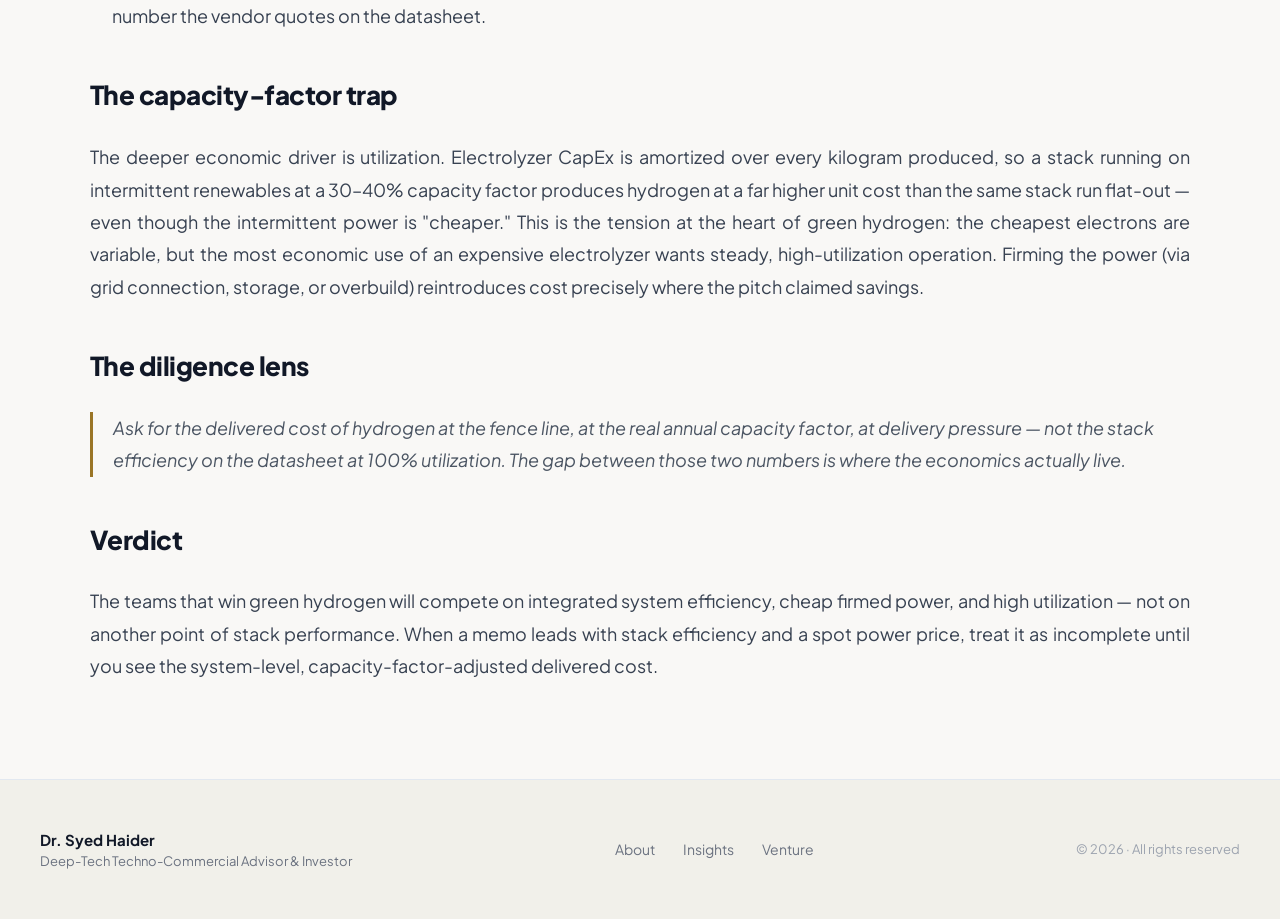
<file: articles/green-hydrogen-bottleneck.html>
<!DOCTYPE html>
<html lang="en">
<head>
  <meta charset="UTF-8">
  <meta name="viewport" content="width=device-width, initial-scale=1.0">
  <title>The Real Bottleneck in Green Hydrogen Isn't the Electrolyzer · Dr. Syed Haider</title>
  <meta name="description" content="Stack efficiency dominates the headlines, but water treatment and compression quietly own the OpEx. A first-principles look at where the energy actually goes.">
  <link rel="preconnect" href="https://fonts.googleapis.com">
  <link rel="preconnect" href="https://fonts.gstatic.com" crossorigin>
  <link href="https://fonts.googleapis.com/css2?family=Plus+Jakarta+Sans:wght@400;500;600;700;800&display=swap" rel="stylesheet">
  <link rel="stylesheet" href="../assets/css/styles.css">
</head>
<body data-page="insights">
  <!-- navbar + footer injected by assets/js/site.js -->

  <!-- ============ ARTICLE HEADER ============ -->
  <article class="section">
    <header class="article-page">
      <div class="article-page__meta">
        <span class="pill pill--technical">Technical Breakdown</span>
        <span class="article__date">May 8, 2026</span>
      </div>
      <h1>The Real Bottleneck in Green Hydrogen Isn't the Electrolyzer</h1>
      <a class="back-link" href="../insights.html">← Back to Intelligence Hub</a>
    </header>

    <!-- ============ ARTICLE BODY ============ -->
    <div class="prose">
      <img class="article-hero" src="../assets/images/green-hydrogen-bottleneck.png" alt="The Real Bottleneck in Green Hydrogen Isn't the Electrolyzer">
<p>Every green-hydrogen pitch opens with electrolyzer stack efficiency. It is the wrong headline. Once you build a full system model, the stack is rarely the dominant loss or cost term — the balance-of-plant and the input power are. Confusing stack efficiency with system efficiency is the most common error in hydrogen diligence, and it always biases the economics optimistic.</p>

<h2>Following the energy from water to useful gas</h2>
<p>A stack might convert electricity to hydrogen at ~70% higher-heating-value efficiency (roughly 50 kWh per kg). But the delivered product carries a chain of parasitic loads on top of that:</p>
<ul>
  <li><strong>Water treatment.</strong> PEM and alkaline electrolyzers demand ultrapure, deionized water — on the order of 9–10 kg of water per kg of H₂ stoichiometrically, and more in practice after purification losses. In the sunny, wind-rich, water-stressed regions where the cheapest renewables live, sourcing and purifying that water is a real cost and siting constraint, not a rounding error.</li>
  <li><strong>Compression.</strong> Hydrogen leaves the stack at low pressure and must be compressed to 350–700 bar for storage or transport. Because hydrogen is so light, compression is energetically expensive — commonly 10–15% of the energy embodied in the gas itself — and hydrogen compressors are a maintenance and reliability burden of their own.</li>
  <li><strong>Rectification and thermal loads.</strong> AC-to-DC conversion, heat rejection, and auxiliary systems each shave points off the wall-plug number the vendor quotes on the datasheet.</li>
</ul>

<h2>The capacity-factor trap</h2>
<p>The deeper economic driver is utilization. Electrolyzer CapEx is amortized over every kilogram produced, so a stack running on intermittent renewables at a 30–40% capacity factor produces hydrogen at a far higher unit cost than the same stack run flat-out — even though the intermittent power is "cheaper." This is the tension at the heart of green hydrogen: the cheapest electrons are variable, but the most economic use of an expensive electrolyzer wants steady, high-utilization operation. Firming the power (via grid connection, storage, or overbuild) reintroduces cost precisely where the pitch claimed savings.</p>

<h2>The diligence lens</h2>
<blockquote>Ask for the delivered cost of hydrogen at the fence line, at the real annual capacity factor, at delivery pressure — not the stack efficiency on the datasheet at 100% utilization. The gap between those two numbers is where the economics actually live.</blockquote>

<h2>Verdict</h2>
<p>The teams that win green hydrogen will compete on integrated system efficiency, cheap firmed power, and high utilization — not on another point of stack performance. When a memo leads with stack efficiency and a spot power price, treat it as incomplete until you see the system-level, capacity-factor-adjusted delivered cost.</p>
    </div>
  </article>

  <script src="../assets/js/site.js"></script>
</body>
</html>
</file>
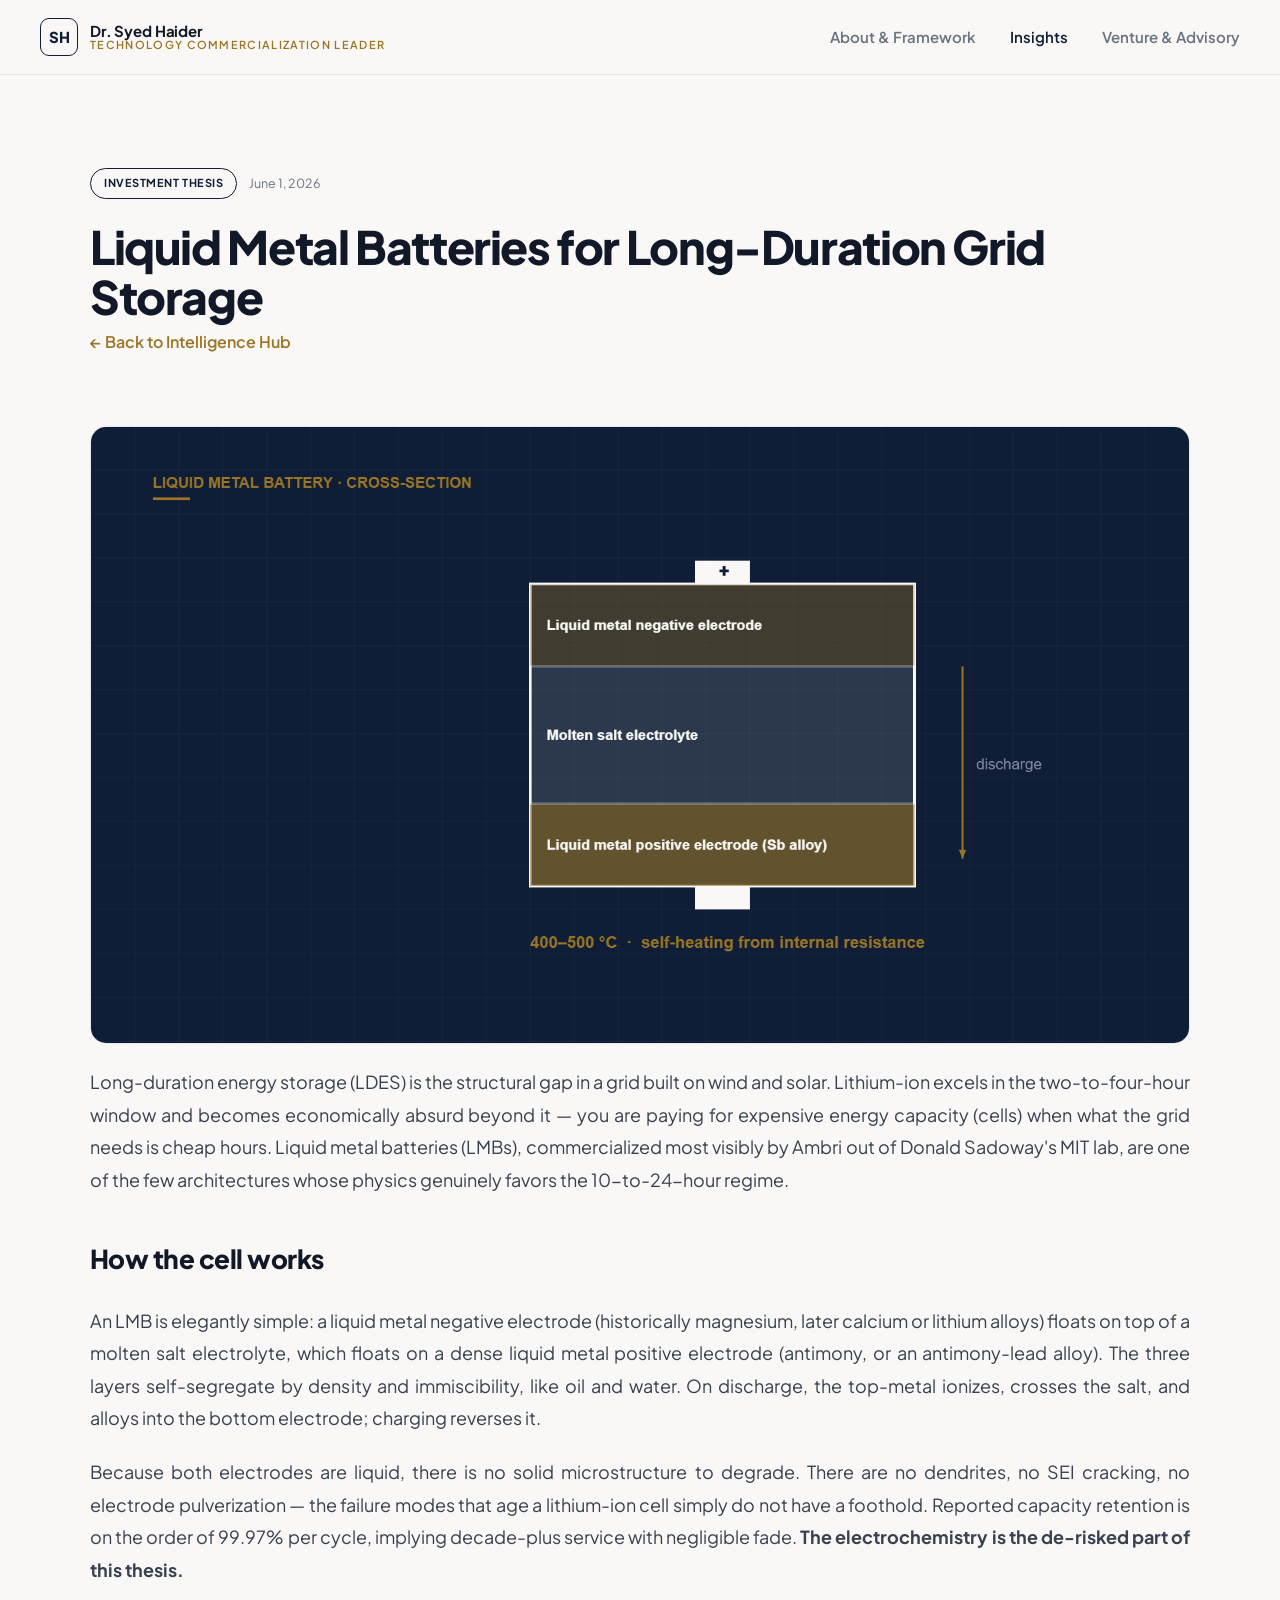
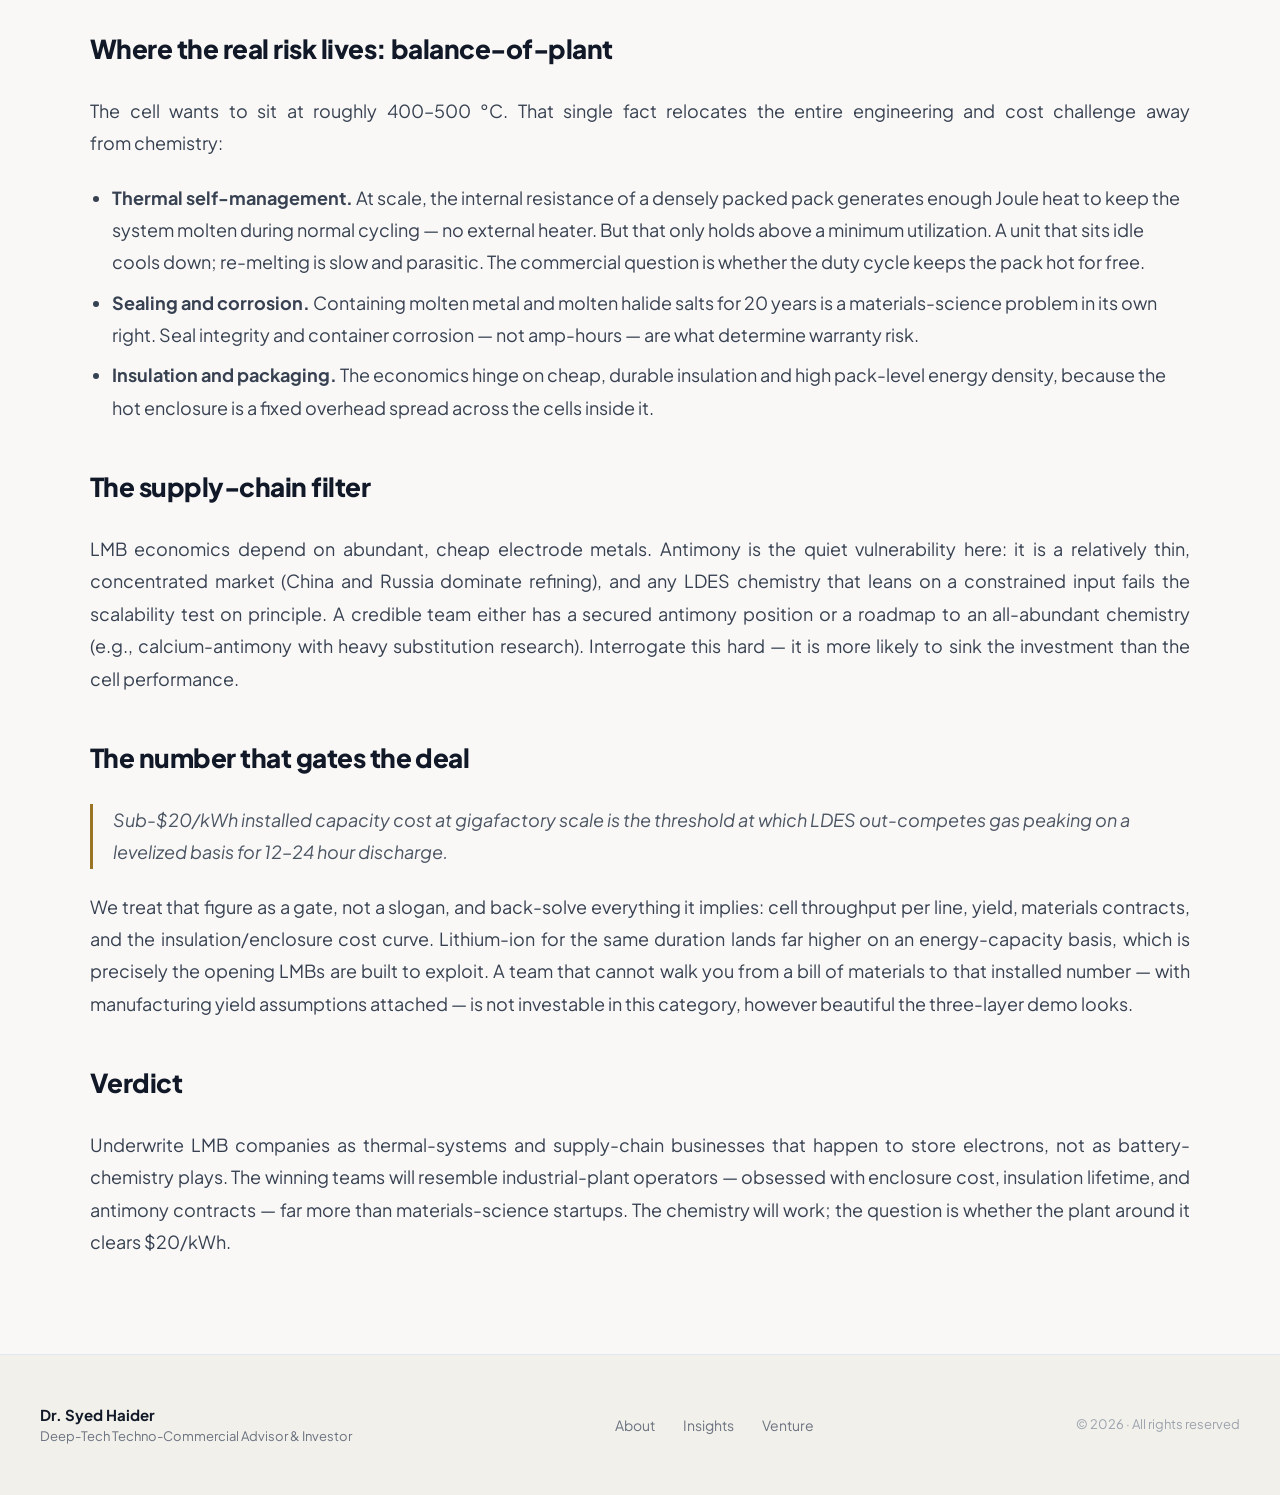
<file: articles/liquid-metal-batteries.html>
<!DOCTYPE html>
<html lang="en">
<head>
  <meta charset="UTF-8">
  <meta name="viewport" content="width=device-width, initial-scale=1.0">
  <title>Liquid Metal Batteries for Long-Duration Grid Storage · Dr. Syed Haider</title>
  <meta name="description" content="Cell chemistry is de-risked; the moat is molten-salt supply and thermal balance-of-plant. We map a credible sub-$20/kWh path at gigafactory scale.">
  <link rel="preconnect" href="https://fonts.googleapis.com">
  <link rel="preconnect" href="https://fonts.gstatic.com" crossorigin>
  <link href="https://fonts.googleapis.com/css2?family=Plus+Jakarta+Sans:wght@400;500;600;700;800&display=swap" rel="stylesheet">
  <link rel="stylesheet" href="../assets/css/styles.css">
</head>
<body data-page="insights">
  <!-- navbar + footer injected by assets/js/site.js -->

  <!-- ============ ARTICLE HEADER ============ -->
  <article class="section">
    <header class="article-page">
      <div class="article-page__meta">
        <span class="pill pill--thesis">Investment Thesis</span>
        <span class="article__date">June 1, 2026</span>
      </div>
      <h1>Liquid Metal Batteries for Long-Duration Grid Storage</h1>
      <a class="back-link" href="../insights.html">← Back to Intelligence Hub</a>
    </header>

    <!-- ============ ARTICLE BODY ============ -->
    <div class="prose">
      <img class="article-hero" src="../assets/images/liquid-metal-batteries.png" alt="Liquid Metal Batteries for Long-Duration Grid Storage">
<p>Long-duration energy storage (LDES) is the structural gap in a grid built on wind and solar. Lithium-ion excels in the two-to-four-hour window and becomes economically absurd beyond it — you are paying for expensive energy capacity (cells) when what the grid needs is cheap hours. Liquid metal batteries (LMBs), commercialized most visibly by Ambri out of Donald Sadoway's MIT lab, are one of the few architectures whose physics genuinely favors the 10-to-24-hour regime.</p>

<h2>How the cell works</h2>
<p>An LMB is elegantly simple: a liquid metal negative electrode (historically magnesium, later calcium or lithium alloys) floats on top of a molten salt electrolyte, which floats on a dense liquid metal positive electrode (antimony, or an antimony-lead alloy). The three layers self-segregate by density and immiscibility, like oil and water. On discharge, the top-metal ionizes, crosses the salt, and alloys into the bottom electrode; charging reverses it.</p>
<p>Because both electrodes are liquid, there is no solid microstructure to degrade. There are no dendrites, no SEI cracking, no electrode pulverization — the failure modes that age a lithium-ion cell simply do not have a foothold. Reported capacity retention is on the order of 99.97% per cycle, implying decade-plus service with negligible fade. <strong>The electrochemistry is the de-risked part of this thesis.</strong></p>

<h2>Where the real risk lives: balance-of-plant</h2>
<p>The cell wants to sit at roughly 400–500 °C. That single fact relocates the entire engineering and cost challenge away from chemistry:</p>
<ul>
  <li><strong>Thermal self-management.</strong> At scale, the internal resistance of a densely packed pack generates enough Joule heat to keep the system molten during normal cycling — no external heater. But that only holds above a minimum utilization. A unit that sits idle cools down; re-melting is slow and parasitic. The commercial question is whether the duty cycle keeps the pack hot for free.</li>
  <li><strong>Sealing and corrosion.</strong> Containing molten metal and molten halide salts for 20 years is a materials-science problem in its own right. Seal integrity and container corrosion — not amp-hours — are what determine warranty risk.</li>
  <li><strong>Insulation and packaging.</strong> The economics hinge on cheap, durable insulation and high pack-level energy density, because the hot enclosure is a fixed overhead spread across the cells inside it.</li>
</ul>

<h2>The supply-chain filter</h2>
<p>LMB economics depend on abundant, cheap electrode metals. Antimony is the quiet vulnerability here: it is a relatively thin, concentrated market (China and Russia dominate refining), and any LDES chemistry that leans on a constrained input fails the scalability test on principle. A credible team either has a secured antimony position or a roadmap to an all-abundant chemistry (e.g., calcium-antimony with heavy substitution research). Interrogate this hard — it is more likely to sink the investment than the cell performance.</p>

<h2>The number that gates the deal</h2>
<blockquote>Sub-$20/kWh installed capacity cost at gigafactory scale is the threshold at which LDES out-competes gas peaking on a levelized basis for 12–24 hour discharge.</blockquote>
<p>We treat that figure as a gate, not a slogan, and back-solve everything it implies: cell throughput per line, yield, materials contracts, and the insulation/enclosure cost curve. Lithium-ion for the same duration lands far higher on an energy-capacity basis, which is precisely the opening LMBs are built to exploit. A team that cannot walk you from a bill of materials to that installed number — with manufacturing yield assumptions attached — is not investable in this category, however beautiful the three-layer demo looks.</p>

<h2>Verdict</h2>
<p>Underwrite LMB companies as thermal-systems and supply-chain businesses that happen to store electrons, not as battery-chemistry plays. The winning teams will resemble industrial-plant operators — obsessed with enclosure cost, insulation lifetime, and antimony contracts — far more than materials-science startups. The chemistry will work; the question is whether the plant around it clears $20/kWh.</p>
    </div>
  </article>

  <script src="../assets/js/site.js"></script>
</body>
</html>
</file>
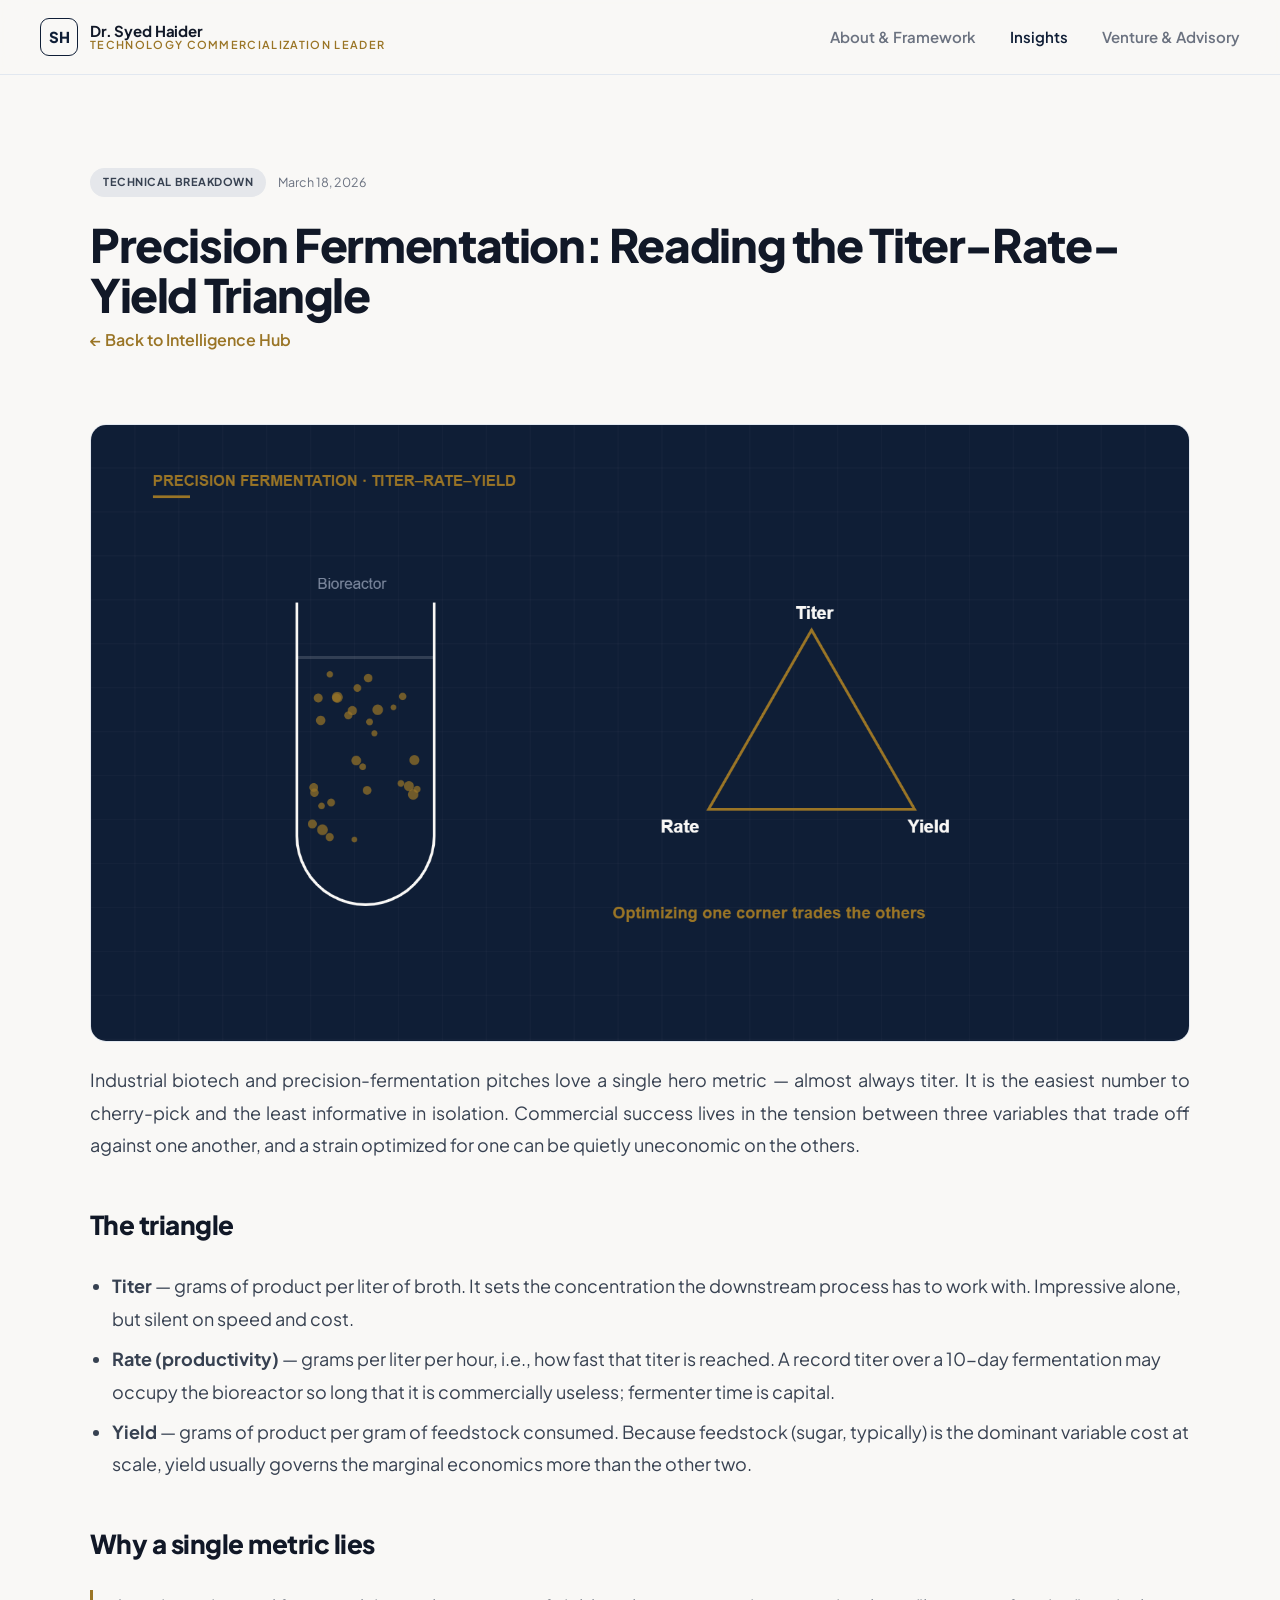
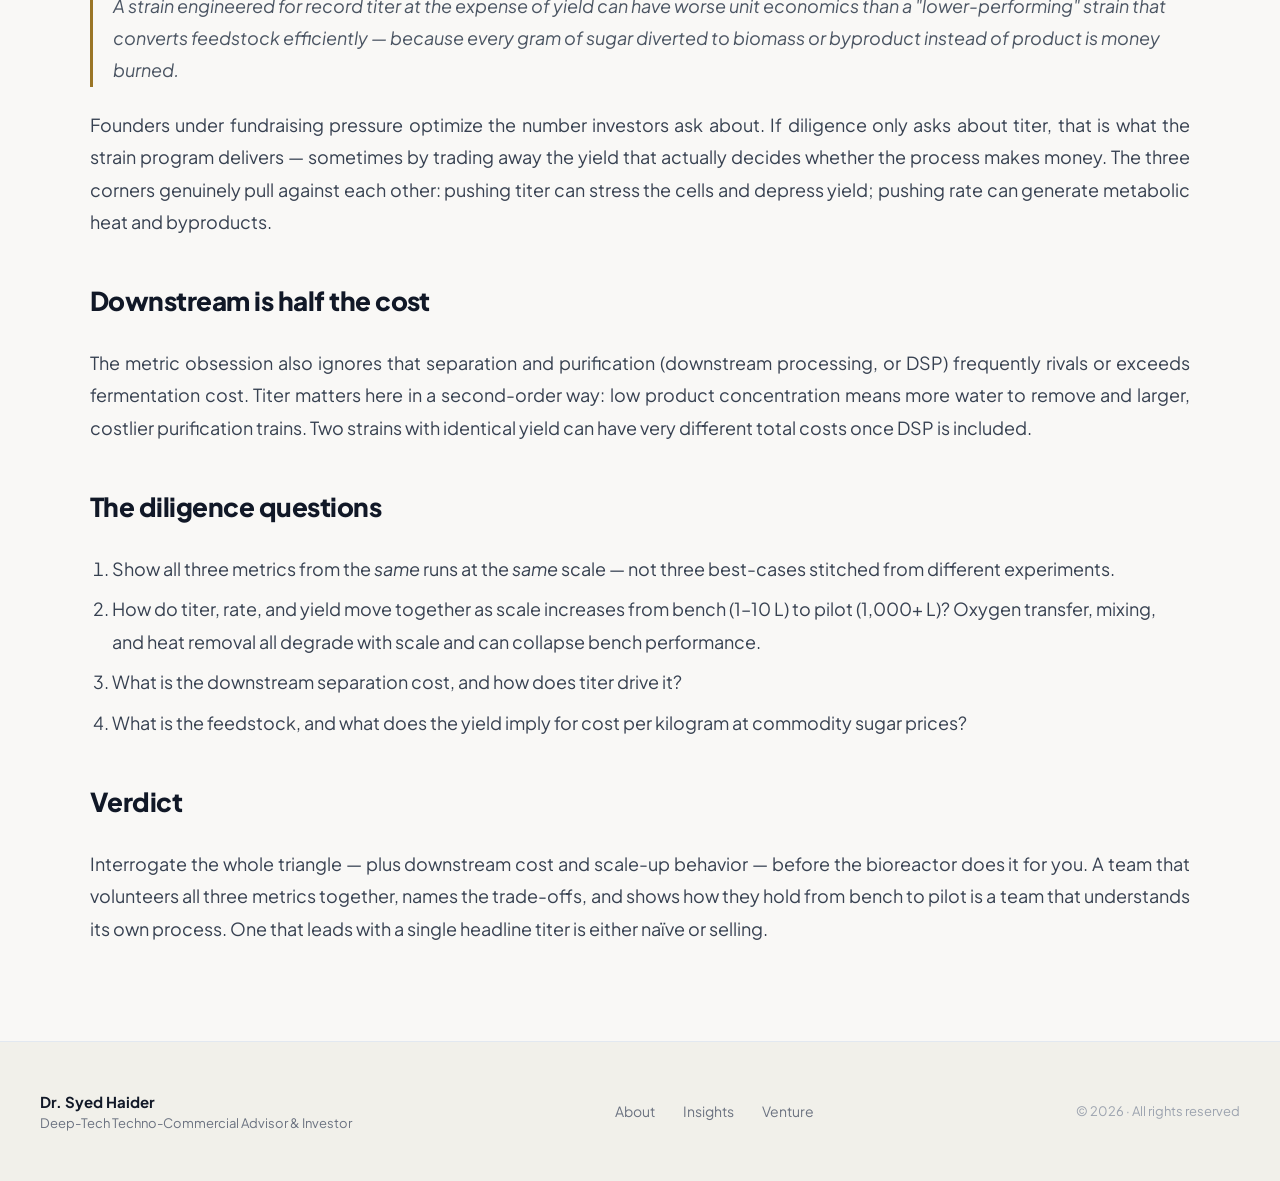
<file: articles/precision-fermentation-triangle.html>
<!DOCTYPE html>
<html lang="en">
<head>
  <meta charset="UTF-8">
  <meta name="viewport" content="width=device-width, initial-scale=1.0">
  <title>Precision Fermentation: Reading the Titer-Rate-Yield Triangle · Dr. Syed Haider</title>
  <meta name="description" content="A single strain metric can hide a broken process. How to interrogate scale-up claims in industrial biotech before the bioreactor tells you the truth.">
  <link rel="preconnect" href="https://fonts.googleapis.com">
  <link rel="preconnect" href="https://fonts.gstatic.com" crossorigin>
  <link href="https://fonts.googleapis.com/css2?family=Plus+Jakarta+Sans:wght@400;500;600;700;800&display=swap" rel="stylesheet">
  <link rel="stylesheet" href="../assets/css/styles.css">
</head>
<body data-page="insights">
  <!-- navbar + footer injected by assets/js/site.js -->

  <!-- ============ ARTICLE HEADER ============ -->
  <article class="section">
    <header class="article-page">
      <div class="article-page__meta">
        <span class="pill pill--technical">Technical Breakdown</span>
        <span class="article__date">March 18, 2026</span>
      </div>
      <h1>Precision Fermentation: Reading the Titer-Rate-Yield Triangle</h1>
      <a class="back-link" href="../insights.html">← Back to Intelligence Hub</a>
    </header>

    <!-- ============ ARTICLE BODY ============ -->
    <div class="prose">
      <img class="article-hero" src="../assets/images/precision-fermentation-triangle.png" alt="Precision Fermentation: Reading the Titer-Rate-Yield Triangle">
<p>Industrial biotech and precision-fermentation pitches love a single hero metric — almost always titer. It is the easiest number to cherry-pick and the least informative in isolation. Commercial success lives in the tension between three variables that trade off against one another, and a strain optimized for one can be quietly uneconomic on the others.</p>

<h2>The triangle</h2>
<ul>
  <li><strong>Titer</strong> — grams of product per liter of broth. It sets the concentration the downstream process has to work with. Impressive alone, but silent on speed and cost.</li>
  <li><strong>Rate (productivity)</strong> — grams per liter per hour, i.e., how fast that titer is reached. A record titer over a 10-day fermentation may occupy the bioreactor so long that it is commercially useless; fermenter time is capital.</li>
  <li><strong>Yield</strong> — grams of product per gram of feedstock consumed. Because feedstock (sugar, typically) is the dominant variable cost at scale, yield usually governs the marginal economics more than the other two.</li>
</ul>

<h2>Why a single metric lies</h2>
<blockquote>A strain engineered for record titer at the expense of yield can have worse unit economics than a "lower-performing" strain that converts feedstock efficiently — because every gram of sugar diverted to biomass or byproduct instead of product is money burned.</blockquote>
<p>Founders under fundraising pressure optimize the number investors ask about. If diligence only asks about titer, that is what the strain program delivers — sometimes by trading away the yield that actually decides whether the process makes money. The three corners genuinely pull against each other: pushing titer can stress the cells and depress yield; pushing rate can generate metabolic heat and byproducts.</p>

<h2>Downstream is half the cost</h2>
<p>The metric obsession also ignores that separation and purification (downstream processing, or DSP) frequently rivals or exceeds fermentation cost. Titer matters here in a second-order way: low product concentration means more water to remove and larger, costlier purification trains. Two strains with identical yield can have very different total costs once DSP is included.</p>

<h2>The diligence questions</h2>
<ol>
  <li>Show all three metrics from the <em>same</em> runs at the <em>same</em> scale — not three best-cases stitched from different experiments.</li>
  <li>How do titer, rate, and yield move together as scale increases from bench (1–10 L) to pilot (1,000+ L)? Oxygen transfer, mixing, and heat removal all degrade with scale and can collapse bench performance.</li>
  <li>What is the downstream separation cost, and how does titer drive it?</li>
  <li>What is the feedstock, and what does the yield imply for cost per kilogram at commodity sugar prices?</li>
</ol>

<h2>Verdict</h2>
<p>Interrogate the whole triangle — plus downstream cost and scale-up behavior — before the bioreactor does it for you. A team that volunteers all three metrics together, names the trade-offs, and shows how they hold from bench to pilot is a team that understands its own process. One that leads with a single headline titer is either naïve or selling.</p>
    </div>
  </article>

  <script src="../assets/js/site.js"></script>
</body>
</html>
</file>
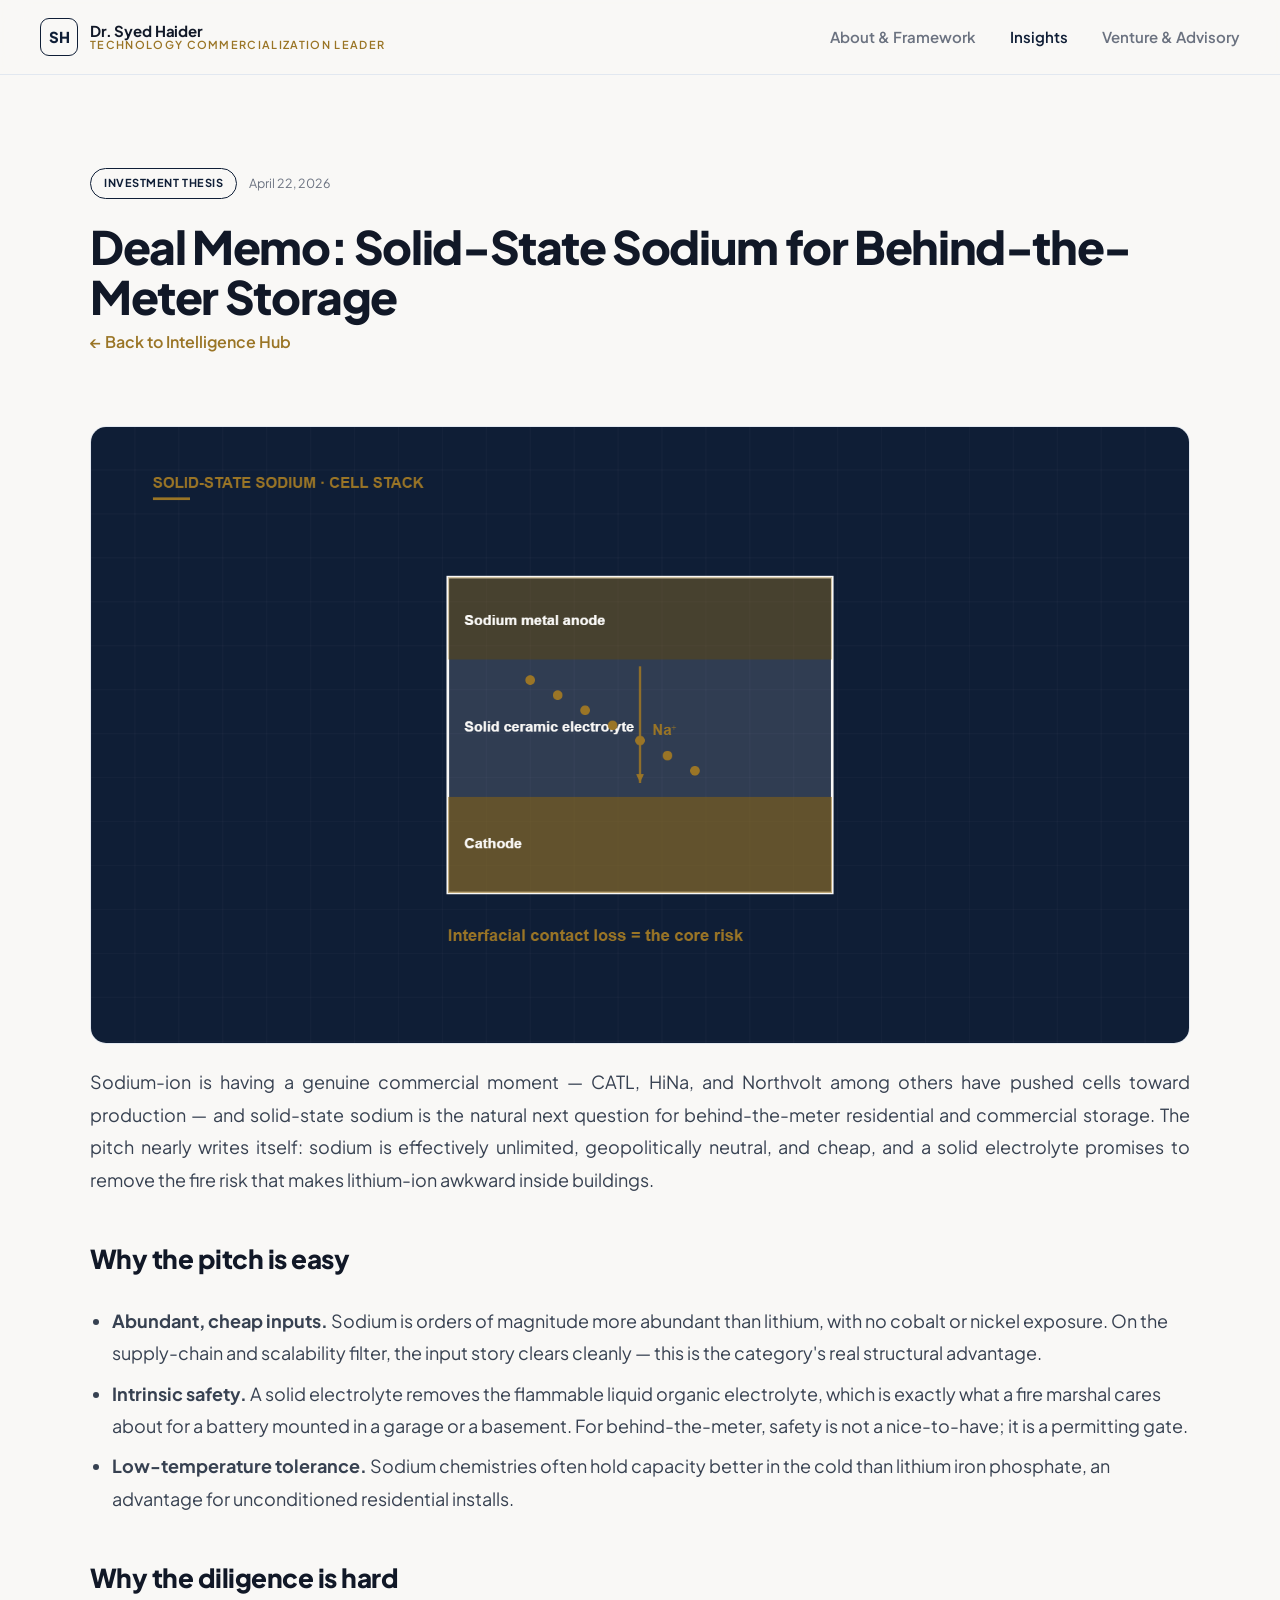
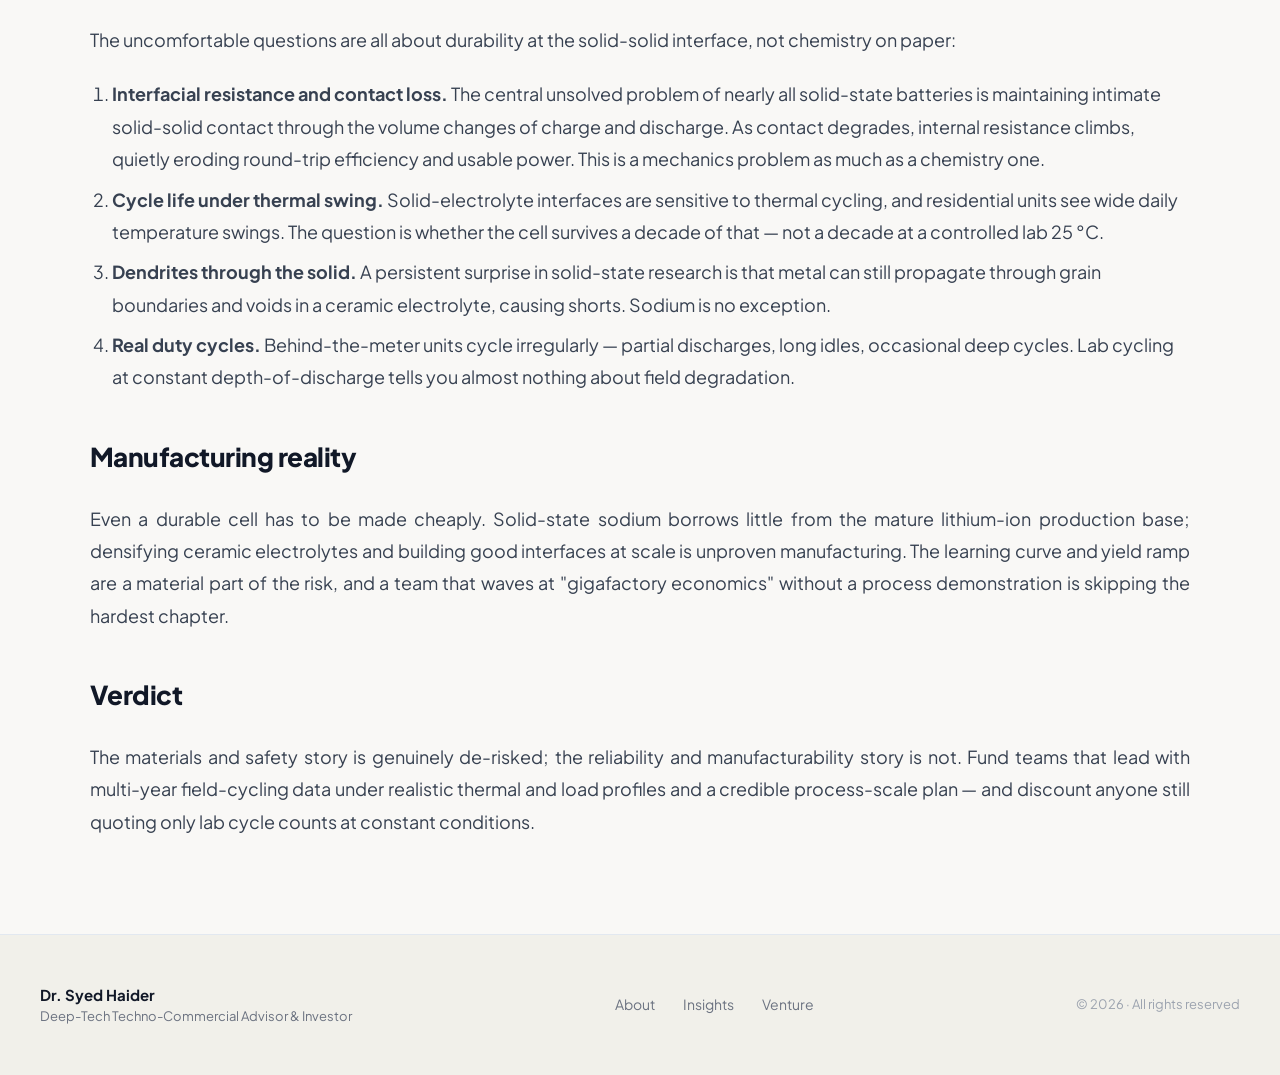
<file: articles/solid-state-sodium.html>
<!DOCTYPE html>
<html lang="en">
<head>
  <meta charset="UTF-8">
  <meta name="viewport" content="width=device-width, initial-scale=1.0">
  <title>Deal Memo: Solid-State Sodium for Behind-the-Meter Storage · Dr. Syed Haider</title>
  <meta name="description" content="Abundant materials and a benign safety profile make the pitch easy. The diligence question is cycle life at temperature — and whether it survives real duty cycles.">
  <link rel="preconnect" href="https://fonts.googleapis.com">
  <link rel="preconnect" href="https://fonts.gstatic.com" crossorigin>
  <link href="https://fonts.googleapis.com/css2?family=Plus+Jakarta+Sans:wght@400;500;600;700;800&display=swap" rel="stylesheet">
  <link rel="stylesheet" href="../assets/css/styles.css">
</head>
<body data-page="insights">
  <!-- navbar + footer injected by assets/js/site.js -->

  <!-- ============ ARTICLE HEADER ============ -->
  <article class="section">
    <header class="article-page">
      <div class="article-page__meta">
        <span class="pill pill--thesis">Investment Thesis</span>
        <span class="article__date">April 22, 2026</span>
      </div>
      <h1>Deal Memo: Solid-State Sodium for Behind-the-Meter Storage</h1>
      <a class="back-link" href="../insights.html">← Back to Intelligence Hub</a>
    </header>

    <!-- ============ ARTICLE BODY ============ -->
    <div class="prose">
      <img class="article-hero" src="../assets/images/solid-state-sodium.png" alt="Deal Memo: Solid-State Sodium for Behind-the-Meter Storage">
<p>Sodium-ion is having a genuine commercial moment — CATL, HiNa, and Northvolt among others have pushed cells toward production — and solid-state sodium is the natural next question for behind-the-meter residential and commercial storage. The pitch nearly writes itself: sodium is effectively unlimited, geopolitically neutral, and cheap, and a solid electrolyte promises to remove the fire risk that makes lithium-ion awkward inside buildings.</p>

<h2>Why the pitch is easy</h2>
<ul>
  <li><strong>Abundant, cheap inputs.</strong> Sodium is orders of magnitude more abundant than lithium, with no cobalt or nickel exposure. On the supply-chain and scalability filter, the input story clears cleanly — this is the category's real structural advantage.</li>
  <li><strong>Intrinsic safety.</strong> A solid electrolyte removes the flammable liquid organic electrolyte, which is exactly what a fire marshal cares about for a battery mounted in a garage or a basement. For behind-the-meter, safety is not a nice-to-have; it is a permitting gate.</li>
  <li><strong>Low-temperature tolerance.</strong> Sodium chemistries often hold capacity better in the cold than lithium iron phosphate, an advantage for unconditioned residential installs.</li>
</ul>

<h2>Why the diligence is hard</h2>
<p>The uncomfortable questions are all about durability at the solid-solid interface, not chemistry on paper:</p>
<ol>
  <li><strong>Interfacial resistance and contact loss.</strong> The central unsolved problem of nearly all solid-state batteries is maintaining intimate solid-solid contact through the volume changes of charge and discharge. As contact degrades, internal resistance climbs, quietly eroding round-trip efficiency and usable power. This is a mechanics problem as much as a chemistry one.</li>
  <li><strong>Cycle life under thermal swing.</strong> Solid-electrolyte interfaces are sensitive to thermal cycling, and residential units see wide daily temperature swings. The question is whether the cell survives a decade of that — not a decade at a controlled lab 25 °C.</li>
  <li><strong>Dendrites through the solid.</strong> A persistent surprise in solid-state research is that metal can still propagate through grain boundaries and voids in a ceramic electrolyte, causing shorts. Sodium is no exception.</li>
  <li><strong>Real duty cycles.</strong> Behind-the-meter units cycle irregularly — partial discharges, long idles, occasional deep cycles. Lab cycling at constant depth-of-discharge tells you almost nothing about field degradation.</li>
</ol>

<h2>Manufacturing reality</h2>
<p>Even a durable cell has to be made cheaply. Solid-state sodium borrows little from the mature lithium-ion production base; densifying ceramic electrolytes and building good interfaces at scale is unproven manufacturing. The learning curve and yield ramp are a material part of the risk, and a team that waves at "gigafactory economics" without a process demonstration is skipping the hardest chapter.</p>

<h2>Verdict</h2>
<p>The materials and safety story is genuinely de-risked; the reliability and manufacturability story is not. Fund teams that lead with multi-year field-cycling data under realistic thermal and load profiles and a credible process-scale plan — and discount anyone still quoting only lab cycle counts at constant conditions.</p>
    </div>
  </article>

  <script src="../assets/js/site.js"></script>
</body>
</html>
</file>
<file: assets/css/styles.css>
/* ============================================================
   Dr. Syed Haider — Deep-Tech Advisor
   GLOBAL STYLESHEET  (edit design tokens here, once)
   ============================================================ */

/* ---- Design tokens ---- */
:root {
  --bg:        #F9F8F6;   /* warm off-white page background */
  --surface:   #F1F0EA;   /* sand cards / panels           */
  --surface-2: #FFFFFF;   /* pure-white inputs             */
  --border:    #E2E8F0;   /* hairline borders              */
  --border-2:  #CBD5E1;   /* stronger borders / inputs     */
  --ink:       #111827;   /* obsidian headings             */
  --ink-soft:  #374151;   /* body strong                   */
  --muted:     #4B5563;   /* body text                     */
  --muted-2:   #6B7280;   /* meta / labels                 */
  --faint:     #9CA3AF;   /* footnotes                     */
  --navy:      #0F1E36;   /* Oxford navy — structure/CTA   */
  --gold:      #9A7526;   /* accent — links / highlights   */
  --gold-06:   rgba(154,117,38,0.06);
  --gold-35:   rgba(154,117,38,0.35);
  --maxw:      1280px;
  --pad:       40px;
}

/* ---- Reset ---- */
* { margin: 0; padding: 0; box-sizing: border-box; }
html { scroll-behavior: smooth; }
body {
  background: var(--bg);
  color: var(--ink);
  font-family: 'Plus Jakarta Sans', system-ui, sans-serif;
  -webkit-font-smoothing: antialiased;
  line-height: 1.5;
}
a { color: var(--gold); text-decoration: none; }
a:hover { color: var(--navy); }
::selection { background: rgba(154,117,38,0.16); color: var(--ink); }
img { max-width: 100%; display: block; }

/* ---- Layout helpers ---- */
.wrap { max-width: var(--maxw); margin: 0 auto; padding-left: var(--pad); padding-right: var(--pad); }
.section { position: relative; z-index: 1; }
.eyebrow { font-size: 13px; font-weight: 600; letter-spacing: 0.12em; text-transform: uppercase; color: var(--gold); }
.lead { font-size: 18px; line-height: 1.65; color: var(--muted); }
p.justify { text-align: justify; text-wrap: pretty; }

/* ---- Navbar ---- */
.nav {
  position: fixed; inset: 0 0 auto 0; z-index: 50;
  background: rgba(249,248,246,0.82);
  backdrop-filter: blur(14px);
  border-bottom: 1px solid var(--border);
}
.nav__inner { max-width: var(--maxw); margin: 0 auto; padding: 18px var(--pad);
  display: flex; align-items: center; justify-content: space-between; gap: 24px; }
.brand { display: flex; align-items: center; gap: 12px; color: var(--ink); }
.brand__mark { display: flex; align-items: center; justify-content: center; width: 38px; height: 38px;
  border: 1.5px solid var(--navy); border-radius: 9px; font-weight: 800; font-size: 15px; color: var(--navy); }
.brand__name { display: flex; flex-direction: column; line-height: 1.15; }
.brand__name b { font-weight: 700; font-size: 15px; letter-spacing: -0.01em; }
.brand__name span { font-weight: 600; font-size: 11px; letter-spacing: 0.12em; text-transform: uppercase; color: var(--gold); }
.nav__links { display: flex; align-items: center; gap: 34px; font-size: 15px; font-weight: 600; white-space: nowrap; }
.nav__links a { color: var(--muted-2); }
.nav__links a:hover, .nav__links a.is-active { color: var(--navy); }

/* ---- Buttons ---- */
.btn { display: inline-flex; align-items: center; gap: 10px; padding: 16px 28px;
  font-weight: 700; font-size: 15px; border-radius: 10px; cursor: pointer; transition: all .2s; border: none; }
.btn--primary { background: var(--navy); color: var(--bg); box-shadow: 0 8px 24px rgba(15,30,54,0.16); }
.btn--primary:hover { background: var(--gold); color: var(--bg); box-shadow: 0 8px 26px rgba(154,117,38,0.28); }
.btn--ghost { background: transparent; color: var(--ink); font-weight: 600; border: 1px solid var(--border-2); }
.btn--ghost:hover { border-color: var(--gold); color: var(--gold); }

/* ---- Cards ---- */
.card { display: flex; flex-direction: column; background: var(--surface);
  border: 1px solid var(--border); border-radius: 16px; color: var(--ink);
  transition: border-color .2s, transform .2s, box-shadow .2s; }
.card:hover { border-color: var(--gold); transform: translateY(-4px); box-shadow: 0 14px 32px rgba(15,30,54,0.08); }

/* ---- Pills / tags ---- */
.pill { padding: 6px 13px; border-radius: 100px; font-size: 11px; font-weight: 700;
  letter-spacing: 0.05em; text-transform: uppercase; white-space: nowrap; }
.pill--thesis { border: 1px solid var(--navy); color: var(--navy); }
.pill--technical { background: #E5E7EB; color: var(--ink-soft); }

/* ---- Footer ---- */
.footer { position: relative; z-index: 1; border-top: 1px solid var(--border); background: var(--surface); }
.footer__inner { max-width: var(--maxw); margin: 0 auto; padding: 48px var(--pad);
  display: flex; justify-content: space-between; align-items: center; gap: 24px; flex-wrap: wrap; }
.footer b { font-weight: 700; font-size: 15px; color: var(--ink); }
.footer .sub { font-size: 13px; color: var(--muted-2); }
.footer__links { display: flex; gap: 28px; font-size: 14px; }
.footer__links a { color: var(--muted-2); }
.footer__links a:hover { color: var(--gold); }
.footer .copy { font-size: 13px; color: var(--faint); }

/* ---- Hero (home) ---- */
.hero { max-width: 1080px; margin: 0 auto; padding: 200px var(--pad) 120px;
  display: flex; flex-direction: column; align-items: center; text-align: center; }
.hero h1 { max-width: 900px; font-size: clamp(40px,5.4vw,74px); font-weight: 800; line-height: 1.05; letter-spacing: -0.035em; color: var(--ink); }
.hero h1 .accent { color: var(--gold); }
.hero__lead { max-width: 640px; margin-top: 32px; font-size: 19px; line-height: 1.7; color: var(--muted); text-wrap: pretty; }
.hero__lead b { color: var(--ink); font-weight: 600; }
.hero__cta { display: flex; flex-wrap: wrap; justify-content: center; gap: 16px; margin-top: 44px; }

/* ---- Stat strip ---- */
.stats { width: 100%; display: grid; grid-template-columns: repeat(4,1fr); gap: 1px; margin-top: 72px;
  border: 1px solid var(--border); border-radius: 14px; overflow: hidden; background: var(--border); text-align: left; }
.stats > div { background: var(--surface); padding: 22px 24px; }
.stats .num { font-size: 30px; font-weight: 800; color: var(--gold); letter-spacing: -0.02em; }
.stats .lbl { margin-top: 7px; font-size: 14px; color: var(--muted); font-weight: 500; }

/* ---- Featured intel ---- */
.feature-head { display: flex; align-items: flex-end; justify-content: space-between; gap: 24px; margin-bottom: 48px; flex-wrap: wrap; }
.feature-head .title { font-size: clamp(26px,2.6vw,36px); font-weight: 800; letter-spacing: -0.025em; color: var(--gold); }
.grid-2 { display: grid; grid-template-columns: repeat(2,1fr); gap: 28px; }

/* ---- Section title block ---- */
.h2 { font-size: clamp(26px,2.8vw,38px); font-weight: 800; letter-spacing: -0.025em; line-height: 1.12; color: var(--ink); }

/* ---- Article grid + cards ---- */
.grid-3 { display: grid; grid-template-columns: repeat(3,1fr); gap: 26px; }
.article { padding: 28px; height: 100%; }
.article__meta { display: flex; align-items: center; justify-content: space-between; gap: 12px; margin-bottom: 22px; }
.article__date { font-size: 12.5px; color: var(--muted-2); white-space: nowrap; }
.article__title { font-size: 20px; font-weight: 700; line-height: 1.32; letter-spacing: -0.015em; color: var(--ink); }
.article__summary { margin-top: 14px; font-size: 14.5px; line-height: 1.6; color: var(--muted); flex: 1; }
.article__more { margin-top: 24px; display: inline-flex; align-items: center; gap: 7px; color: var(--gold); font-weight: 600; font-size: 14px; }

/* ---- Filter pills ---- */
.filters { display: flex; flex-wrap: wrap; gap: 12px; margin-top: 44px; }
.filter { display: inline-flex; align-items: center; gap: 10px; padding: 12px 24px; border-radius: 100px;
  font-size: 22px; font-weight: 600; cursor: pointer; white-space: nowrap; transition: all .18s;
  background: transparent; color: var(--muted); border: 1px solid var(--border-2); font-family: inherit; }
.filter:hover { border-color: var(--gold); color: var(--gold); }
.filter.is-active { background: var(--navy); color: var(--bg); border-color: var(--navy); box-shadow: 0 6px 18px rgba(15,30,54,0.18); }
.filter__count { opacity: 0.6; font-weight: 500; }

/* ---- Framework (about) ---- */
.two-col { display: grid; grid-template-columns: 1.55fr 1fr; gap: 64px; align-items: start; }
.panel { border: 1px solid var(--border); border-radius: 12px; background: var(--surface); padding: 20px; }
.panel--accent { border-color: var(--gold-35); background: var(--gold-06); }
.panel__label { font-size: 11px; font-weight: 600; letter-spacing: 0.14em; text-transform: uppercase; color: var(--muted-2); }
.panel--accent .panel__label { color: var(--gold); }
.bullets { display: flex; flex-direction: column; gap: 10px; margin-top: 14px; }
.bullets .row { display: flex; align-items: flex-start; gap: 10px; }
.bullets .dot { margin-top: 7px; width: 5px; height: 5px; flex: none; border-radius: 50%; background: var(--gold); }
.bullets .row span:last-child { font-size: 14.5px; line-height: 1.45; color: #1F2937; }
.stage { display: grid; grid-template-columns: 120px 1fr; gap: 40px; padding: 28px 0; border-top: 1px solid var(--border); }
.stage__badge { display: inline-flex; align-items: center; gap: 8px; padding: 7px 14px 7px 12px; border-radius: 100px;
  background: var(--navy); color: var(--bg); font-size: 13px; font-weight: 700; letter-spacing: 0.08em; text-transform: uppercase; white-space: nowrap; }
.stage__badge .dot { width: 6px; height: 6px; border-radius: 50%; background: var(--gold); }
.stage h3 { font-size: 22px; font-weight: 700; letter-spacing: -0.02em; line-height: 1.25; color: var(--ink); }
.stage p { margin-top: 14px; max-width: 680px; font-size: 16px; line-height: 1.65; color: var(--muted); }
.chips { display: flex; flex-wrap: wrap; gap: 10px; margin-top: 20px; }
.chip { padding: 6px 14px; border: 1px solid var(--border-2); border-radius: 100px; font-size: 12.5px; font-weight: 500; color: var(--ink-soft); background: var(--bg); white-space: nowrap; }

/* ---- Venture ---- */
.thesis-box { border: 1px solid var(--gold-35); border-radius: 22px;
  background: linear-gradient(180deg, var(--gold-06), var(--surface)); padding: 36px; }
.thesis-grid { display: grid; grid-template-columns: repeat(3,1fr); gap: 1px; margin-top: 28px;
  background: var(--border); border: 1px solid var(--border); border-radius: 14px; overflow: hidden; }
.thesis-grid > div { background: var(--bg); padding: 28px 26px; }
.thesis-grid .num { font-size: 34px; font-weight: 800; color: transparent; -webkit-text-stroke: 1.5px var(--gold); letter-spacing: -0.03em; }
.thesis-grid h3 { margin-top: 18px; font-size: 18px; font-weight: 700; letter-spacing: -0.01em; color: var(--ink); }
.thesis-grid p { margin-top: 12px; font-size: 14.5px; line-height: 1.6; color: var(--muted); }
.svc { display: grid; grid-template-columns: 64px 1fr auto; gap: 28px; align-items: center; padding: 30px 8px; border-top: 1px solid var(--border); }
.svc .no { font-size: 15px; font-weight: 700; color: var(--gold); }
.svc h3 { font-size: 19px; font-weight: 700; letter-spacing: -0.015em; color: var(--ink); }
.svc p { margin-top: 8px; font-size: 15px; line-height: 1.55; color: var(--muted); max-width: 640px; }
.svc .who { font-size: 12px; font-weight: 600; letter-spacing: 0.06em; text-transform: uppercase; color: var(--navy); white-space: nowrap; }

/* ---- Form ---- */
.form { border: 1px solid var(--border); border-radius: 20px; background: var(--surface-2); padding: 32px; }
.form .row2 { display: grid; grid-template-columns: 1fr 1fr; gap: 20px; }
.form label { display: flex; flex-direction: column; gap: 8px; margin-top: 20px; }
.form .row2 label { margin-top: 0; }
.form label > span { font-size: 12.5px; font-weight: 600; letter-spacing: 0.04em; color: var(--ink-soft); }
.form input, .form select, .form textarea { font-family: inherit; padding: 13px 15px; background: var(--bg);
  border: 1px solid var(--border-2); border-radius: 9px; color: var(--ink); font-size: 15px; }
.form textarea { resize: vertical; line-height: 1.55; }
.form input::placeholder, .form textarea::placeholder { color: var(--faint); }
.form input:focus, .form select:focus, .form textarea:focus { outline: none; border-color: var(--gold); box-shadow: 0 0 0 3px rgba(154,117,38,0.15); }
.form__foot { display: flex; align-items: center; justify-content: space-between; gap: 16px; margin-top: 28px; flex-wrap: wrap; }
.form__note { font-size: 12.5px; color: var(--muted-2); max-width: 260px; }
.form-success { border: 1px solid var(--gold-35); border-radius: 20px; background: var(--gold-06); padding: 44px 40px; text-align: center; }
.form-success .check { width: 58px; height: 58px; margin: 0 auto; border-radius: 50%; border: 1.5px solid var(--gold);
  display: flex; align-items: center; justify-content: center; font-size: 26px; color: var(--gold); }

/* ---- Article prose (article.html) ---- */
.article-page { max-width: 1180px; margin: 0 auto; padding: 168px var(--pad) 40px; }
.article-page__meta { display: flex; align-items: center; gap: 12px; margin-bottom: 22px; }
.article-page h1 { font-size: clamp(30px,3.6vw,46px); font-weight: 800; line-height: 1.1; letter-spacing: -0.03em; color: var(--ink); }
.prose { max-width: 1180px; margin: 0 auto; padding: 32px var(--pad) 96px; font-size: 18px; line-height: 1.8; color: var(--ink-soft); }
.prose > * + * { margin-top: 22px; }
.article-hero { width: 100%; height: auto; aspect-ratio: 16 / 9; object-fit: cover; border-radius: 16px; border: 1px solid var(--border); margin-bottom: 12px; }
.prose h2 { font-size: 26px; font-weight: 800; letter-spacing: -0.02em; color: var(--ink); margin-top: 40px; }
.prose h3 { font-size: 20px; font-weight: 700; color: var(--ink); margin-top: 28px; }
.prose p { text-align: justify; text-wrap: pretty; }
.prose ul, .prose ol { padding-left: 22px; }
.prose li + li { margin-top: 8px; }
.prose blockquote { border-left: 3px solid var(--gold); padding-left: 20px; color: var(--muted); font-style: italic; }
.prose code { background: var(--surface); padding: 2px 6px; border-radius: 5px; font-size: 0.9em; }
.prose a { text-decoration: underline; }
.back-link { display: inline-block; margin-top: 8px; font-weight: 600; white-space: nowrap; }

/* ---- Responsive ---- */
@media (max-width: 980px) {
  .grid-3 { grid-template-columns: repeat(2,1fr); }
  .two-col { grid-template-columns: 1fr; gap: 32px; }
  .thesis-grid { grid-template-columns: 1fr; }
  .svc { grid-template-columns: 1fr; gap: 8px; }
  .svc .who { justify-self: start; }
}
@media (max-width: 860px) {
  :root { --pad: 22px; }
  .nav__links { gap: 16px; font-size: 13px; }
  .brand__name span { display: none; }
  .grid-2, .grid-3, .stats, .form .row2 { grid-template-columns: 1fr; }
  .filter { font-size: 18px; padding: 10px 18px; }
  .stage { grid-template-columns: 1fr; gap: 14px; }
}
</file>
